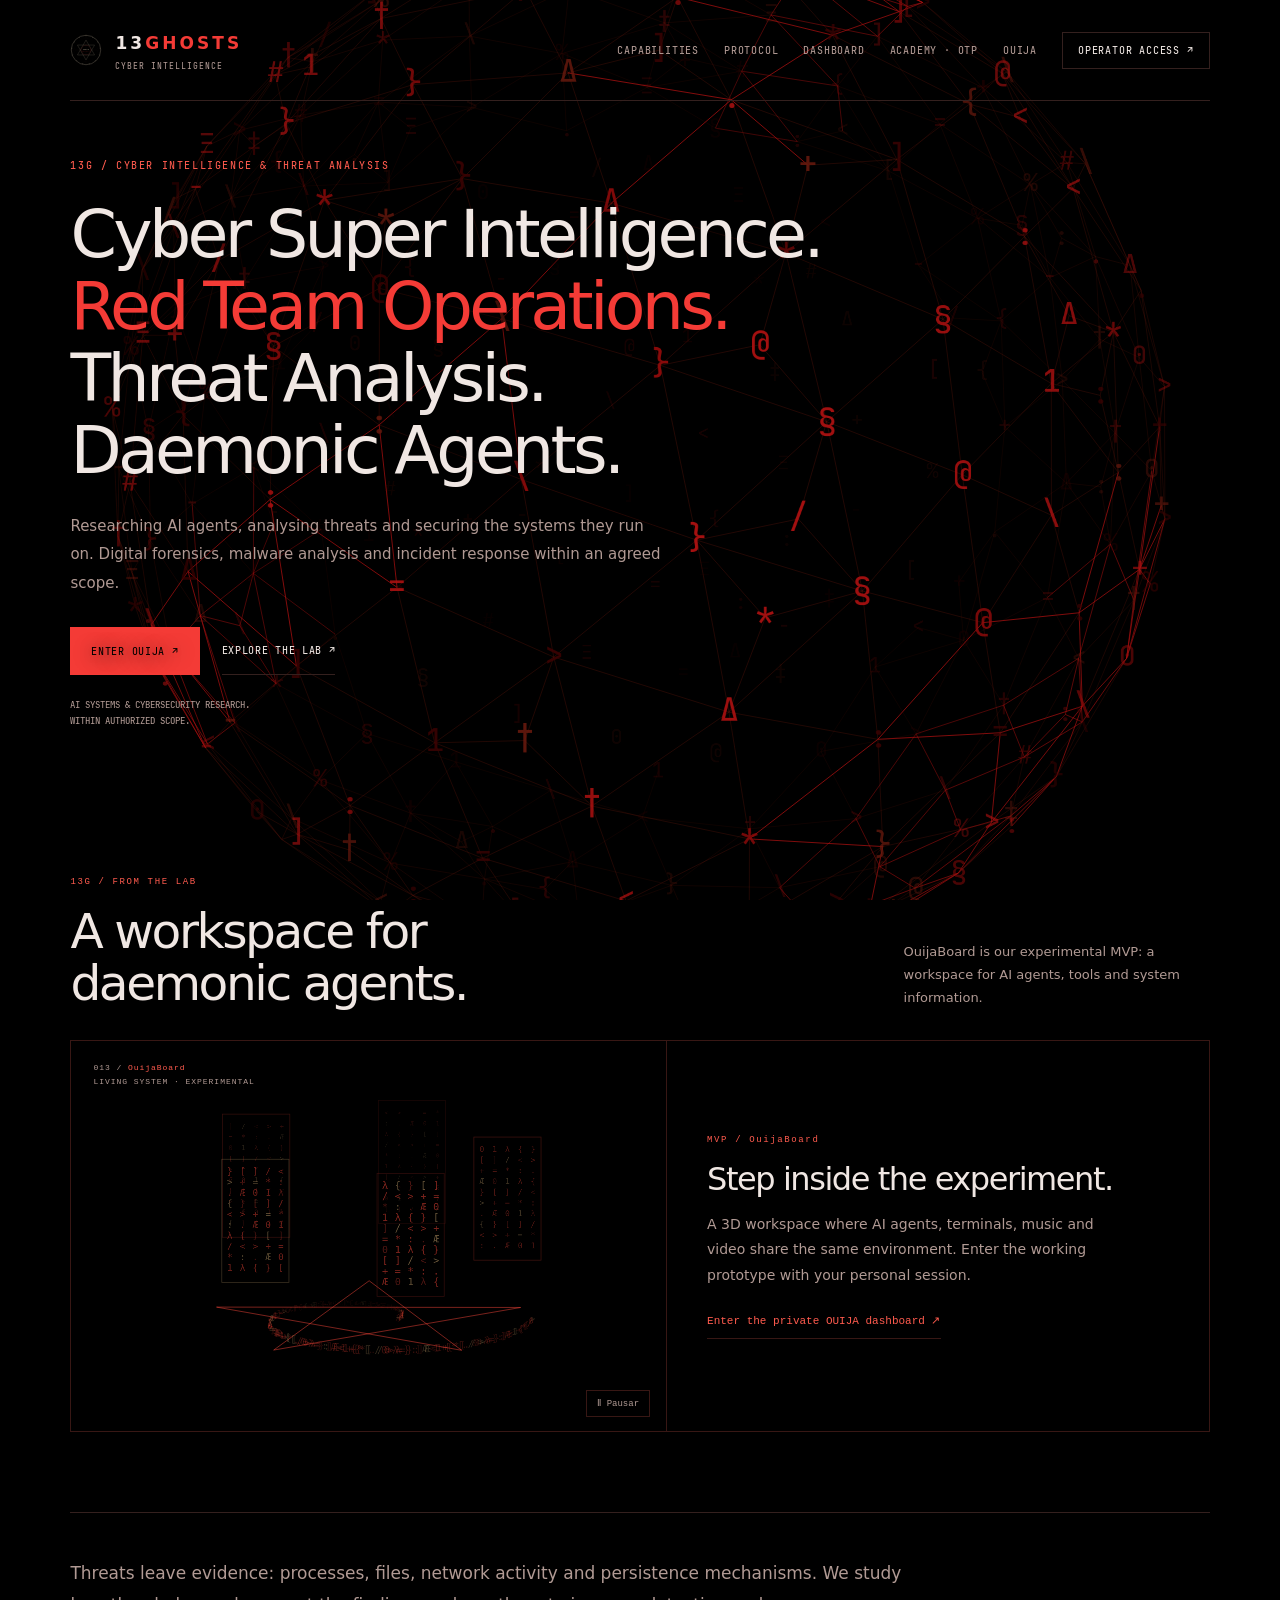
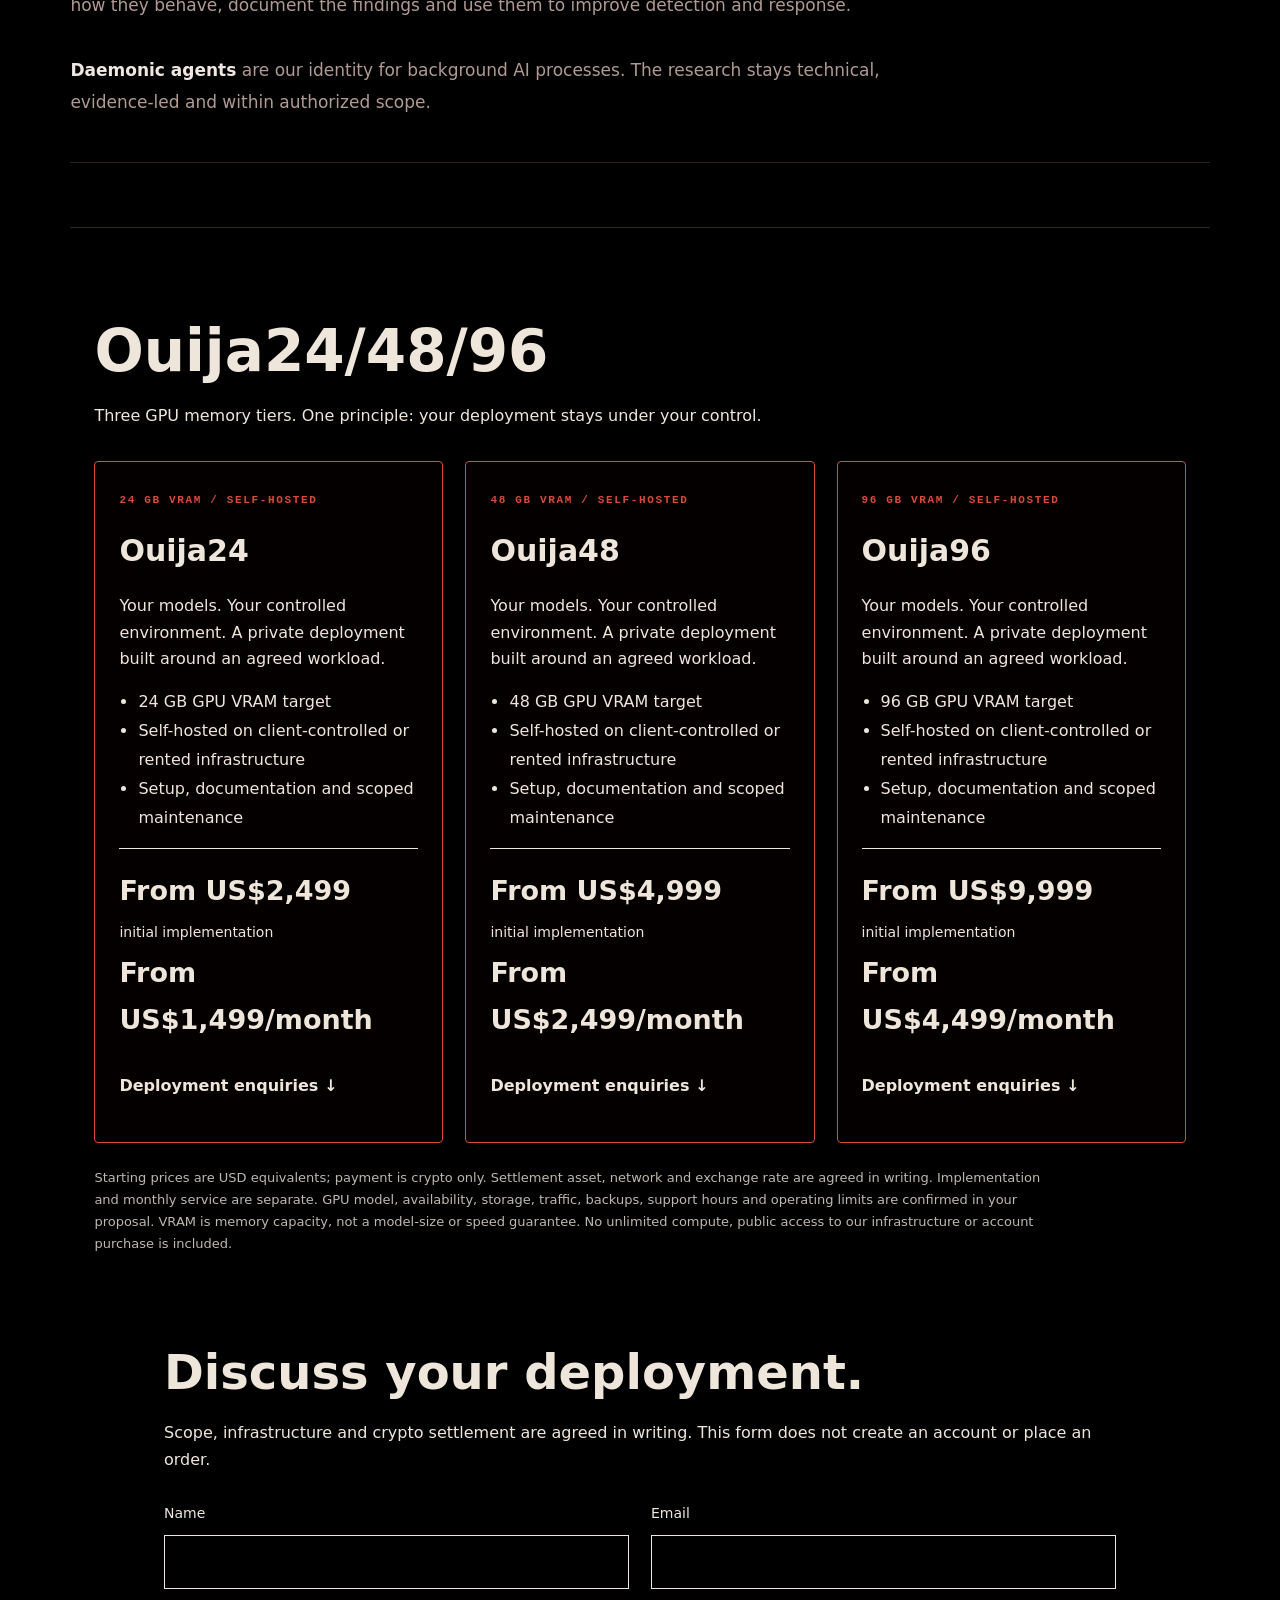
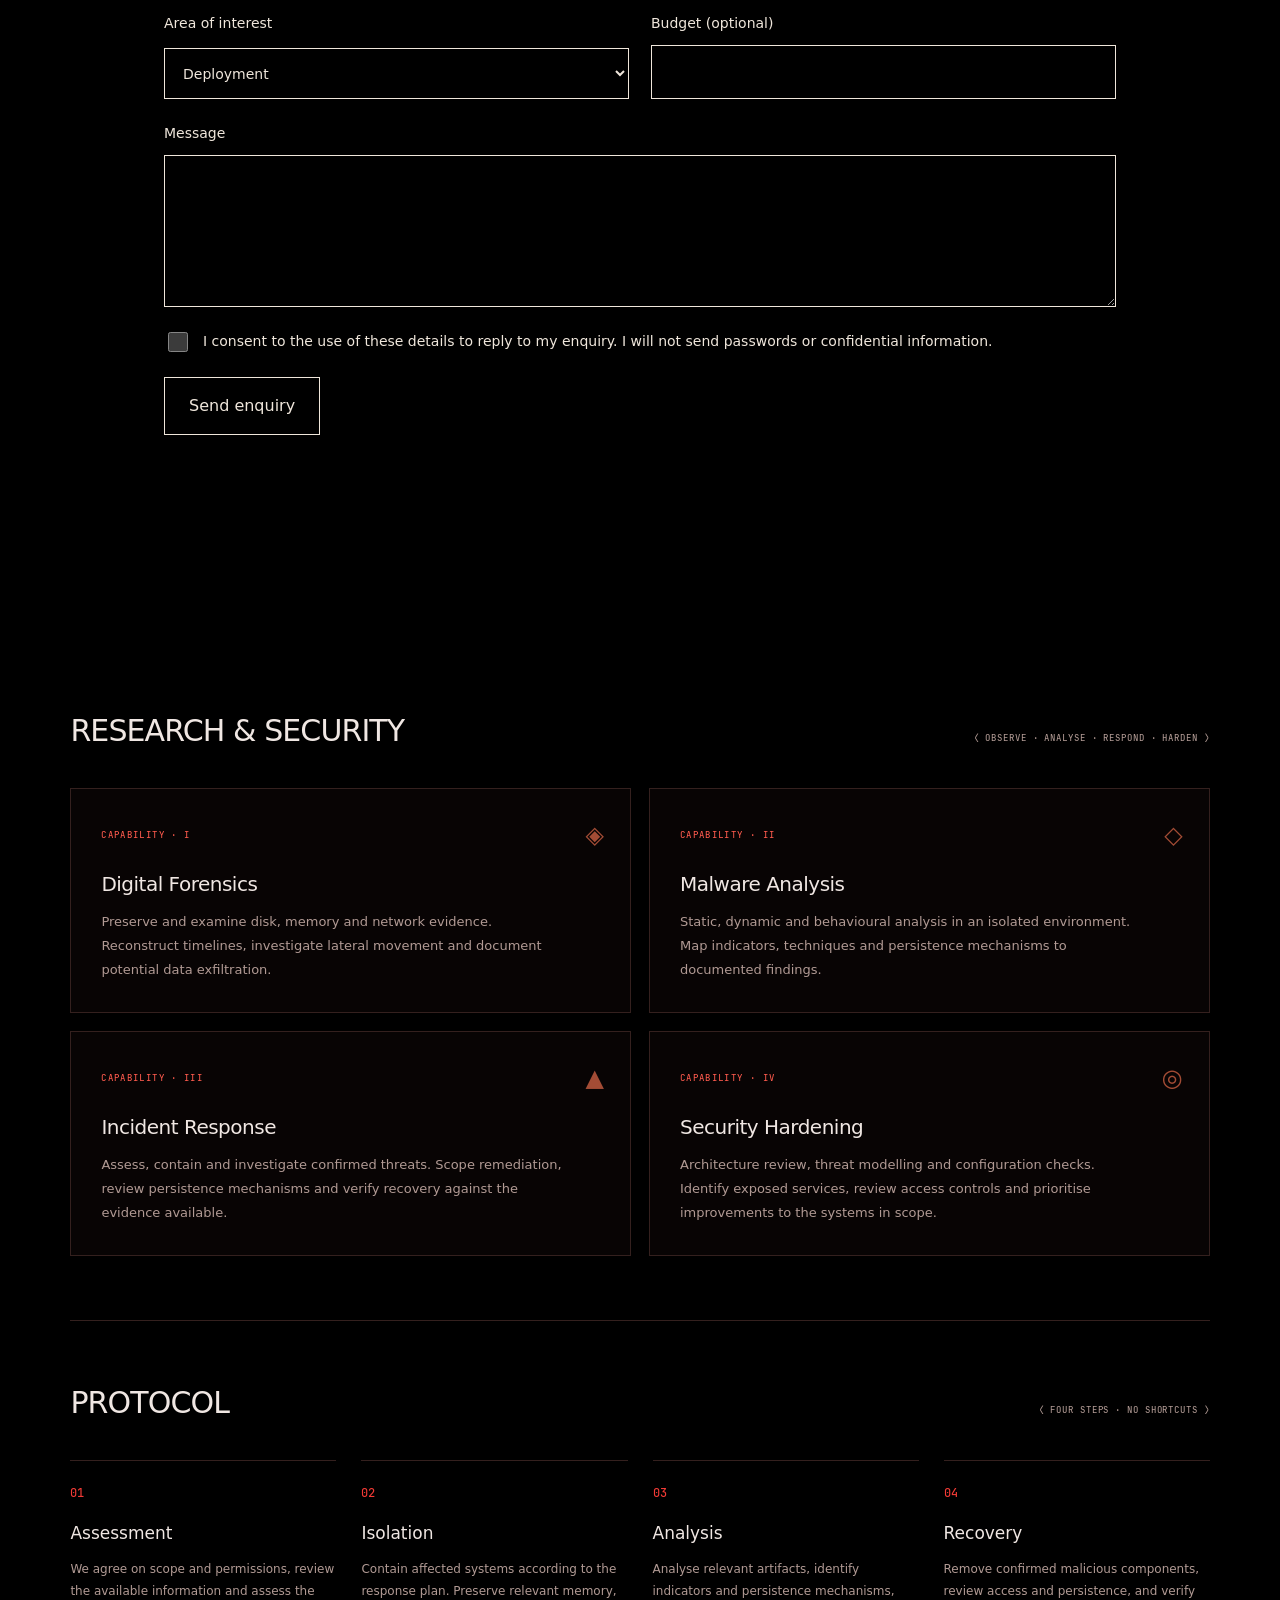
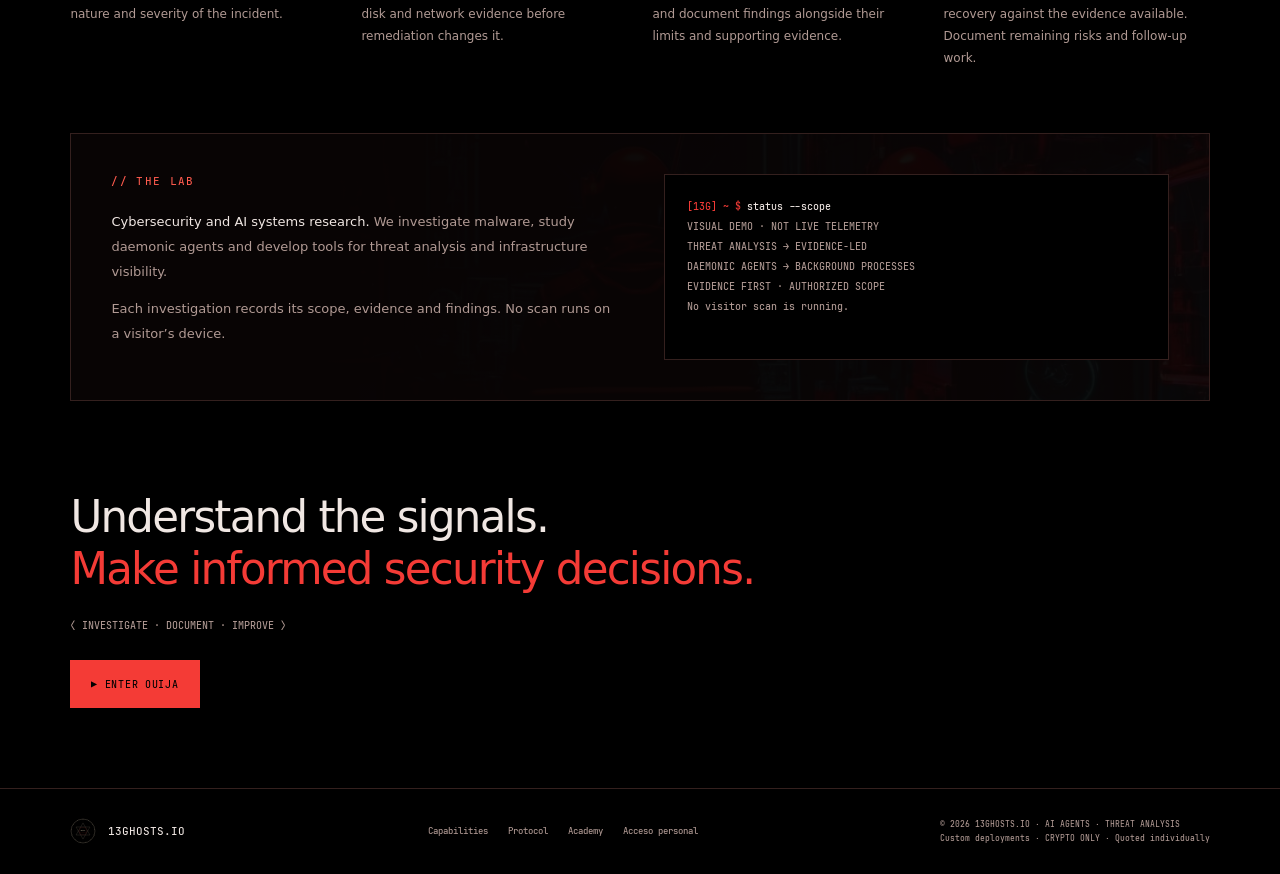
<file: docs/index.html>
<!DOCTYPE html>
<html lang="en">
<head>
    <meta charset="UTF-8">
    <meta name="viewport" content="width=device-width, initial-scale=1.0">
    <title>13Ghosts.io · Cyber Super Intelligence &amp; Threat Analysis</title>

    <link rel="icon" type="image/svg+xml" href="assets/favicon.svg">
    <link rel="icon" type="image/png" sizes="32x32" href="assets/favicon-32.png">
    <link rel="apple-touch-icon" sizes="180x180" href="assets/apple-touch-icon.png">

    <meta name="description" content="Cyber Super Intelligence, daemonic agents and threat analysis. Digital forensics, malware research and security engineering within an agreed scope.">

    <meta property="og:type" content="website">
    <meta property="og:url" content="https://13ghosts.io/">
    <meta property="og:title" content="13Ghosts.io · Cyber Super Intelligence &amp; Threat Analysis">
    <meta property="og:description" content="Cyber Super Intelligence. Red Team Operations. Threat Analysis. Daemonic Agents.">
    <meta property="og:image" content="https://13ghosts.io/assets/social-fullfield-v03-20261020.jpg">
    <meta name="twitter:card" content="summary_large_image">
    <meta name="twitter:title" content="13Ghosts.io · Cyber Super Intelligence &amp; Threat Analysis">
    <meta name="twitter:description" content="Cyber Super Intelligence. Red Team Operations. Threat Analysis. Daemonic Agents.">
    <meta name="twitter:image" content="https://13ghosts.io/assets/social-fullfield-v03-20261020.jpg">

    <meta name="theme-color" content="#000000"><link rel="stylesheet" href="assets/presence-v2/presence.css?v=1"><script defer src="assets/presence-v2/capsid.js?v=20261020-fullfield"></script><link rel="stylesheet" href="assets/mvp-presence/mvp-presence.css?v=1"><script defer src="assets/mvp-presence/mvp-presence.js?v=1"></script><link rel="stylesheet" href="assets/package-offers.css?v=20261019"><meta property="og:image:secure_url" content="https://13ghosts.io/assets/social-fullfield-v03-20261020.jpg">
<meta property="og:image:type" content="image/jpeg">
<meta property="og:image:width" content="3600">
<meta property="og:image:height" content="1890">
<meta property="og:image:alt" content="The red geometric ASCII entity of 13ghosts.">
<meta name="twitter:image:alt" content="The red geometric ASCII entity of 13ghosts.">
<link rel="stylesheet" href="assets/presence-v2/background.css?v=20261020-fullfield"><link rel="stylesheet" href="assets/contact.css?v=20261020-live1">
</head><body class="ghost-background-world"><div class="ghost-field" aria-hidden="true"><canvas class="capside-canvas"></canvas></div><header class="header"><a class="header-brand" href="./" aria-label="13Ghosts home"><img src="assets/img/sigil-mark.svg" alt="" class="brand-sigil"><div><div class="brand-name">13<span>GHOSTS</span></div><p class="header-tagline">CYBER INTELLIGENCE</p></div></a><nav class="header-nav" aria-label="Main navigation"><a href="#rites">CAPABILITIES</a><a href="#methodology">PROTOCOL</a><a href="dashboard/">DASHBOARD</a><a href="academy/">ACADEMY · OTP</a><a href="ouija/">OUIJA</a><a class="nav-portal" href="portal/">OPERATOR ACCESS ↗</a></nav></header><main class="content-area"><section class="hero"><div class="hero-copy"><p class="hero-eyebrow">13G / CYBER INTELLIGENCE &amp; THREAT ANALYSIS</p><h1 class="hero-title cyber-heading">Cyber Super Intelligence.<br><em>Red Team Operations.</em><br>Threat Analysis.<br>Daemonic Agents.</h1><p class="hero-subtitle">Researching AI agents, analysing threats and securing the systems they run on. Digital forensics, malware analysis and incident response within an agreed scope.</p><div class="hero-actions"><a class="btn-primary" href="ouija/">ENTER OUIJA ↗</a><a class="btn-ghost" href="#lab">EXPLORE THE LAB ↗</a></div><p class="hero-note">AI SYSTEMS &amp; CYBERSECURITY RESEARCH.<br>WITHIN AUTHORIZED SCOPE.</p></div></section>    <section class="mvp-launches" data-mvp-brand="ghosts" id="mvp" aria-labelledby="mvp-title"><div class="mvp-heading"><div><p class="mvp-kicker">13G / FROM THE LAB</p><h2 id="mvp-title">A workspace for<br>daemonic agents.</h2></div><p>OuijaBoard is our experimental MVP: a workspace for AI agents, tools and system information.</p></div><article class="mvp-announcement mvp-wide"><div class="mvp-art"><canvas data-mvp-entity="ouijaboard" role="img" aria-label="OuijaBoard: una entidad animada de caracteres"></canvas><span class="mvp-entity-id">013 / <b>OuijaBoard</b><br>LIVING SYSTEM · EXPERIMENTAL</span><button class="mvp-motion" type="button" aria-pressed="false" aria-label="Pausar animación de OuijaBoard">Ⅱ Pausar</button></div><div class="mvp-copy"><p class="mvp-kicker">MVP / OuijaBoard</p><h3>Step inside the experiment.</h3><p>A 3D workspace where AI agents, terminals, music and video share the same environment. Enter the working prototype with your personal session.</p><a href="ouija/">Enter the private OUIJA dashboard ↗</a></div></article></section>
<!-- MANIFESTO -->
    <section class="manifesto reveal">
        <p class="manifesto-text">Threats leave evidence: processes, files, network activity and persistence mechanisms. We study how they behave, document the findings and use them to improve detection and response.<br><br><strong>Daemonic agents</strong> are our identity for background AI processes. The research stays technical, evidence-led and within authorized scope.</p>
    </section>

    <div class="divider"></div>

<section class="package-offers ghost-packages" id="deployments" aria-labelledby="ouija-packages-title"><header><h2 id="ouija-packages-title">Ouija24/48/96</h2><p>Three GPU memory tiers. One principle: your deployment stays under your control.</p></header><div class="package-grid"><article class="package-card"><p class="package-kicker">24 GB VRAM / Self-hosted</p><h3>Ouija24</h3><p>Your models. Your controlled environment. A private deployment built around an agreed workload.</p><ul><li>24 GB GPU VRAM target</li><li>Self-hosted on client-controlled or rented infrastructure</li><li>Setup, documentation and scoped maintenance</li></ul><div class="package-price"><strong>From US$2,499</strong><span>initial implementation</span><strong>From US$1,499/month</strong></div><a class="package-contact" href="#protocol-contact">Deployment enquiries ↓</a></article><article class="package-card"><p class="package-kicker">48 GB VRAM / Self-hosted</p><h3>Ouija48</h3><p>Your models. Your controlled environment. A private deployment built around an agreed workload.</p><ul><li>48 GB GPU VRAM target</li><li>Self-hosted on client-controlled or rented infrastructure</li><li>Setup, documentation and scoped maintenance</li></ul><div class="package-price"><strong>From US$4,999</strong><span>initial implementation</span><strong>From US$2,499/month</strong></div><a class="package-contact" href="#protocol-contact">Deployment enquiries ↓</a></article><article class="package-card"><p class="package-kicker">96 GB VRAM / Self-hosted</p><h3>Ouija96</h3><p>Your models. Your controlled environment. A private deployment built around an agreed workload.</p><ul><li>96 GB GPU VRAM target</li><li>Self-hosted on client-controlled or rented infrastructure</li><li>Setup, documentation and scoped maintenance</li></ul><div class="package-price"><strong>From US$9,999</strong><span>initial implementation</span><strong>From US$4,499/month</strong></div><a class="package-contact" href="#protocol-contact">Deployment enquiries ↓</a></article></div><p class="package-note">Starting prices are USD equivalents; payment is crypto only. Settlement asset, network and exchange rate are agreed in writing. Implementation and monthly service are separate. GPU model, availability, storage, traffic, backups, support hours and operating limits are confirmed in your proposal. VRAM is memory capacity, not a model-size or speed guarantee. No unlimited compute, public access to our infrastructure or account purchase is included.</p><section class="public-contact contact-ghosts" id="protocol-contact" aria-labelledby="contact-title"><h2 id="contact-title">Discuss your deployment.</h2><p>Scope, infrastructure and crypto settlement are agreed in writing. This form does not create an account or place an order.</p><form data-contact-form lang="en"><label>Name<input name="name" type="text" maxlength="120" required autocomplete="name"></label><label>Email<input name="email" type="email" maxlength="254" required autocomplete="email"></label><label>Area of interest<select name="product" required><option value="produccion">Deployment</option><option value="colaboracion">Collaboration</option><option value="otro">Other</option></select></label><label>Budget (optional)<input name="budget" type="text" maxlength="120"  autocomplete="off"></label><label class="wide">Message<textarea name="message" rows="5" minlength="10" maxlength="4000" required></textarea></label><label class="wide consent"><input type="checkbox" name="consent" required><span>I consent to the use of these details to reply to my enquiry. I will not send passwords or confidential information.</span></label><button type="submit">Send enquiry</button><p class="wide" role="status" aria-live="polite"></p><noscript>Enable JavaScript to send this enquiry.</noscript></form></section></section>
    <!-- RESEARCH AND SECURITY CAPABILITIES -->
    <section class="rites" id="rites">
        <div class="section-header reveal">
            <h2>RESEARCH &amp; SECURITY</h2>
            <p>⟨ OBSERVE · ANALYSE · RESPOND · HARDEN ⟩</p>
        </div>

        <div class="rites-grid">
            <div class="rite-card reveal">
                <span class="rite-num">CAPABILITY · I</span>
                <div class="rite-icon">◈</div>
                <h3>Digital Forensics</h3>
                <p>Preserve and examine disk, memory and network evidence. Reconstruct timelines, investigate lateral movement and document potential data exfiltration.</p>
            </div>

            <div class="rite-card reveal">
                <span class="rite-num">CAPABILITY · II</span>
                <div class="rite-icon">◇</div>
                <h3>Malware Analysis</h3>
                <p>Static, dynamic and behavioural analysis in an isolated environment. Map indicators, techniques and persistence mechanisms to documented findings.</p>
            </div>

            <div class="rite-card reveal">
                <span class="rite-num">CAPABILITY · III</span>
                <div class="rite-icon">▲</div>
                <h3>Incident Response</h3>
                <p>Assess, contain and investigate confirmed threats. Scope remediation, review persistence mechanisms and verify recovery against the evidence available.</p>
            </div>

            <div class="rite-card reveal">
                <span class="rite-num">CAPABILITY · IV</span>
                <div class="rite-icon">◎</div>
                <h3>Security Hardening</h3>
                <p>Architecture review, threat modelling and configuration checks. Identify exposed services, review access controls and prioritise improvements to the systems in scope.</p>
            </div>
        </div>
    </section>

    <div class="divider"></div>

    <!-- METHODOLOGY -->
    <section class="how-section" id="methodology">
        <div class="section-header reveal">
            <h2>PROTOCOL</h2>
            <p>⟨ FOUR STEPS · NO SHORTCUTS ⟩</p>
        </div>
        <div class="how-steps">
            <div class="how-step reveal">
                <div class="step-marker">01</div>
                <div>
                    <h3>Assessment</h3>
                    <p>We agree on scope and permissions, review the available information and assess the nature and severity of the incident.</p>
                </div>
            </div>
            <div class="how-step reveal">
                <div class="step-marker">02</div>
                <div>
                    <h3>Isolation</h3>
                    <p>Contain affected systems according to the response plan. Preserve relevant memory, disk and network evidence before remediation changes it.</p>
                </div>
            </div>
            <div class="how-step reveal">
                <div class="step-marker">03</div>
                <div>
                    <h3>Analysis</h3>
                    <p>Analyse relevant artifacts, identify indicators and persistence mechanisms, and document findings alongside their limits and supporting evidence.</p>
                </div>
            </div>
            <div class="how-step reveal">
                <div class="step-marker">04</div>
                <div>
                    <h3>Recovery</h3>
                    <p>Remove confirmed malicious components, review access and persistence, and verify recovery against the evidence available. Document remaining risks and follow-up work.</p>
                </div>
            </div>
        </div>
    </section>

    <!-- LAB / TERMINAL -->
    <section class="lab reveal" id="lab">
        <div class="lab-inner">
            <div class="lab-grid">
                <div>
                    <h3>// THE LAB</h3>
                    <p class="lab-copy"><strong>Cybersecurity and AI systems research.</strong> We investigate malware, study daemonic agents and develop tools for threat analysis and infrastructure visibility.</p><p class="lab-copy">Each investigation records its scope, evidence and findings. No scan runs on a visitor’s device.</p>
                </div>
                <div class="terminal" id="lab-terminal" aria-label="Illustrative lab output"><div><span class="term-prompt">[13G] ~ $</span> <span class="term-cmd">status --scope</span></div><div class="term-out">VISUAL DEMO · NOT LIVE TELEMETRY</div><div class="term-out">THREAT ANALYSIS → EVIDENCE-LED</div><div class="term-out">DAEMONIC AGENTS → BACKGROUND PROCESSES</div><div class="term-out">EVIDENCE FIRST · AUTHORIZED SCOPE</div><div class="term-out">No visitor scan is running.</div></div></div></div></section>

    <!-- FINAL CTA -->
    <section class="cta-final">
        <h2 class="reveal">Understand the signals.<span>Make informed security decisions.</span></h2>
        <p class="cta-sub reveal">⟨ INVESTIGATE · DOCUMENT · IMPROVE ⟩</p>
        <div class="reveal">
            <a href="ouija/" class="btn-primary">▶ ENTER OUIJA</a>
        </div>
    </section>
</main>

<!-- FOOTER -->
<footer>
    <div class="footer-brand">
        <img src="assets/img/sigil-mark.svg" alt="13Ghosts" width="26" height="26">
        <a href="./">13GHOSTS.IO</a>
    </div>
    <div class="footer-links">
        <a href="#rites">Capabilities</a>
        <a href="#methodology">Protocol</a>
        <a href="academy/">Academy</a>
        <a href="portal/">Acceso personal</a>
    </div>
    <p class="footer-copy">© 2026 13GHOSTS.IO · AI AGENTS · THREAT ANALYSIS<br>Custom deployments · CRYPTO ONLY · Quoted individually</p>
</footer>

<script src="assets/contact.js?v=20261020-live1" defer></script>
</body></html>
</file>
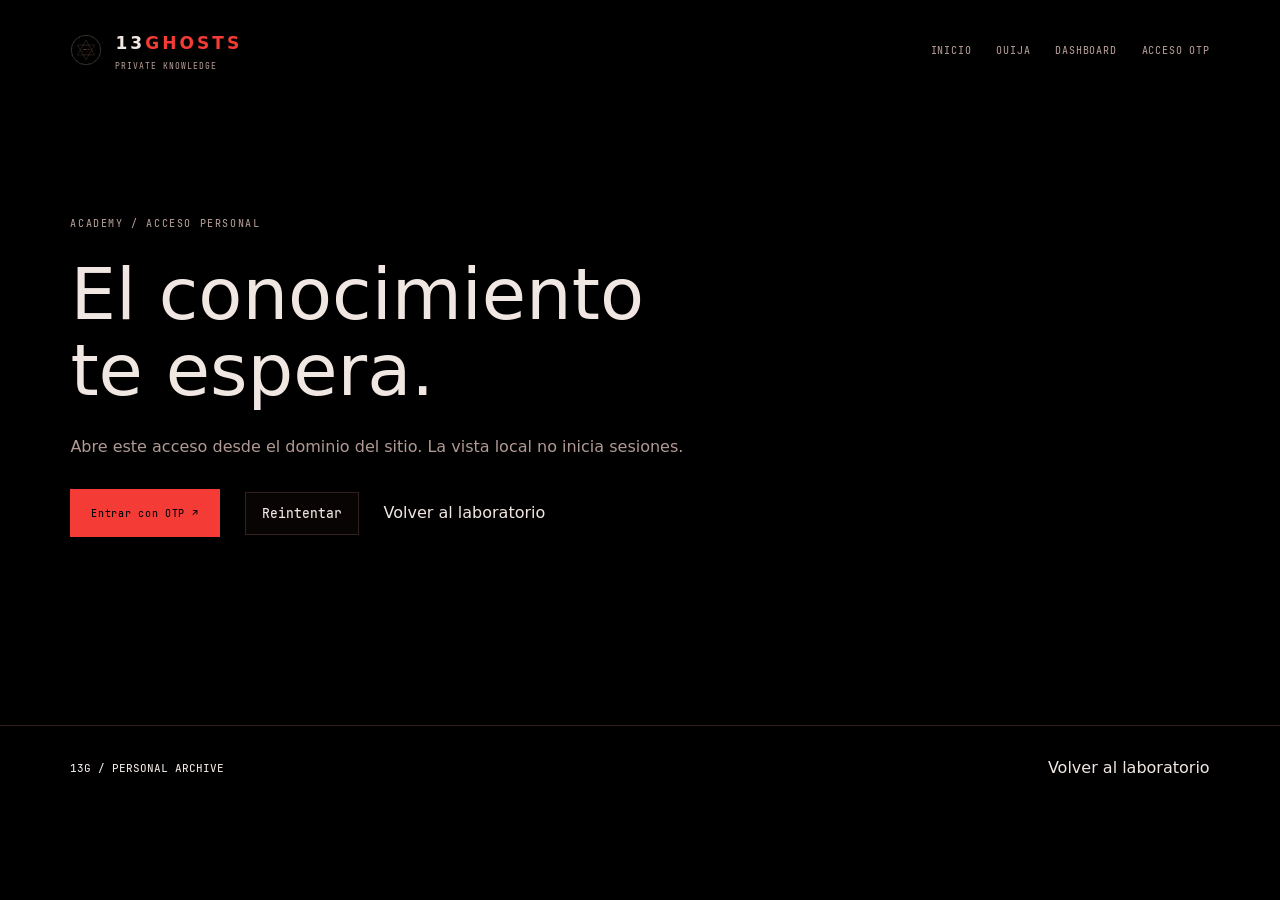
<file: docs/academy/index.html>
<!doctype html><html lang="es"><head><meta charset="utf-8"><meta name="viewport" content="width=device-width,initial-scale=1"><meta name="robots" content="noindex,nofollow"><meta name="theme-color" content="#000000"><title>Academy privada · 13ghosts</title><link rel="icon" type="image/svg+xml" href="../assets/favicon.svg"><link rel="icon" type="image/png" sizes="32x32" href="../assets/favicon-32.png"><link rel="apple-touch-icon" href="../assets/apple-touch-icon.png"><link rel="stylesheet" href="../assets/presence-v2/presence.css?v=1"><link rel="stylesheet" href="../assets/academy-reader/reader.css?v=1"><script defer src="../assets/academy-reader/config.js?v=1"></script><script defer src="../assets/observatory-v03/session.js"></script><script defer src="../assets/academy-reader/reader.js?v=1"></script></head><body><header class="header"><a class="header-brand" href="../"><img class="brand-sigil" src="../assets/img/sigil-mark.svg" alt=""><div><div class="brand-name">13<span>GHOSTS</span></div><p class="header-tagline">PRIVATE KNOWLEDGE</p></div></a><nav class="header-nav" aria-label="Navegación"><a href="../">INICIO</a><a href="../ouija/">OUIJA</a><a href="../dashboard/">DASHBOARD</a><a href="../portal/">ACCESO OTP</a></nav></header><main class="content-area academy-main"><section id="academy-gate" class="academy-gate"><p class="hero-eyebrow">ACADEMY / ACCESO PERSONAL</p><h1>El conocimiento<br>te espera.</h1><p id="academy-status" role="status">Verificando tu sesión…</p><div class="academy-actions"><a id="academy-login" class="btn-primary" href="../portal/?next=academy/">Entrar con OTP ↗</a><button type="button" id="academy-retry">Reintentar</button><a href="../">Volver al laboratorio</a></div><noscript>Activa JavaScript para verificar tu sesión. Las lecciones privadas no están incluidas en este archivo.</noscript></section><section id="academy-shell" hidden><header class="academy-intro"><p class="hero-eyebrow">13G / ACADEMY / ARCHIVO PRIVADO</p><h1>Lee. Investiga.<br>Construye.</h1><p>Lecciones y notas del laboratorio. El índice y el contenido proceden de la fuente privada, no de archivos públicos.</p></header><div class="academy-tools"><label for="academy-subject">Disciplina<select id="academy-subject"><option value="">Todas</option><option value="math">Matemáticas</option><option value="code">Código</option><option value="music">Música</option><option value="cyber">Ciberseguridad</option></select></label><button type="button" id="academy-logout">Cerrar sesión</button></div><p id="academy-notice" role="status"></p><div class="academy-layout"><aside aria-label="Índice privado"><nav id="academy-list" class="academy-list" aria-label="Contenido disponible"></nav><button id="academy-more" type="button" hidden>Más contenido</button></aside><article id="academy-article" class="academy-article" tabindex="-1" aria-label="Lector de contenido"></article></div></section></main><footer><span class="footer-brand">13G / PERSONAL ARCHIVE</span><a href="../">Volver al laboratorio</a></footer></body></html>
</file>
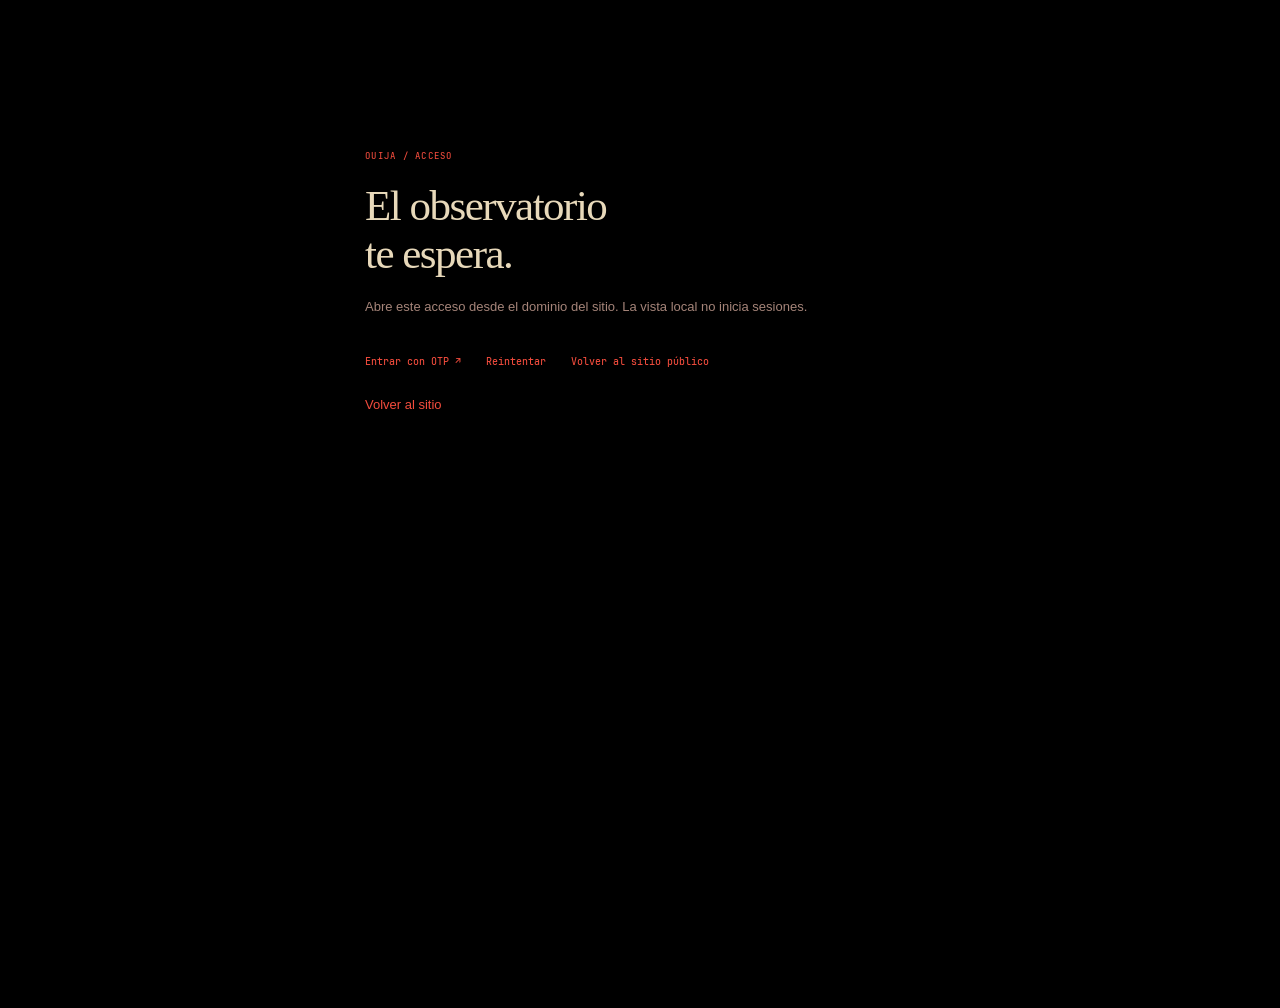
<file: docs/dashboard/index.html>
<!doctype html><html lang="es"><head><meta charset="utf-8"><meta name="viewport" content="width=device-width,initial-scale=1"><meta name="robots" content="noindex,nofollow"><link rel="icon" type="image/svg+xml" href="../assets/favicon.svg"><link rel="icon" type="image/png" sizes="32x32" href="../assets/favicon-32.png"><link rel="apple-touch-icon" href="../assets/apple-touch-icon.png"><meta http-equiv="refresh" content="0;url=../observatory/"><title>OUIJA / Dashboard · Acceso personal</title></head><body><p>Esta sección requiere tu sesión. <a href="../observatory/">Continuar a OUIJA / Dashboard ↗</a></p></body></html>
</file>
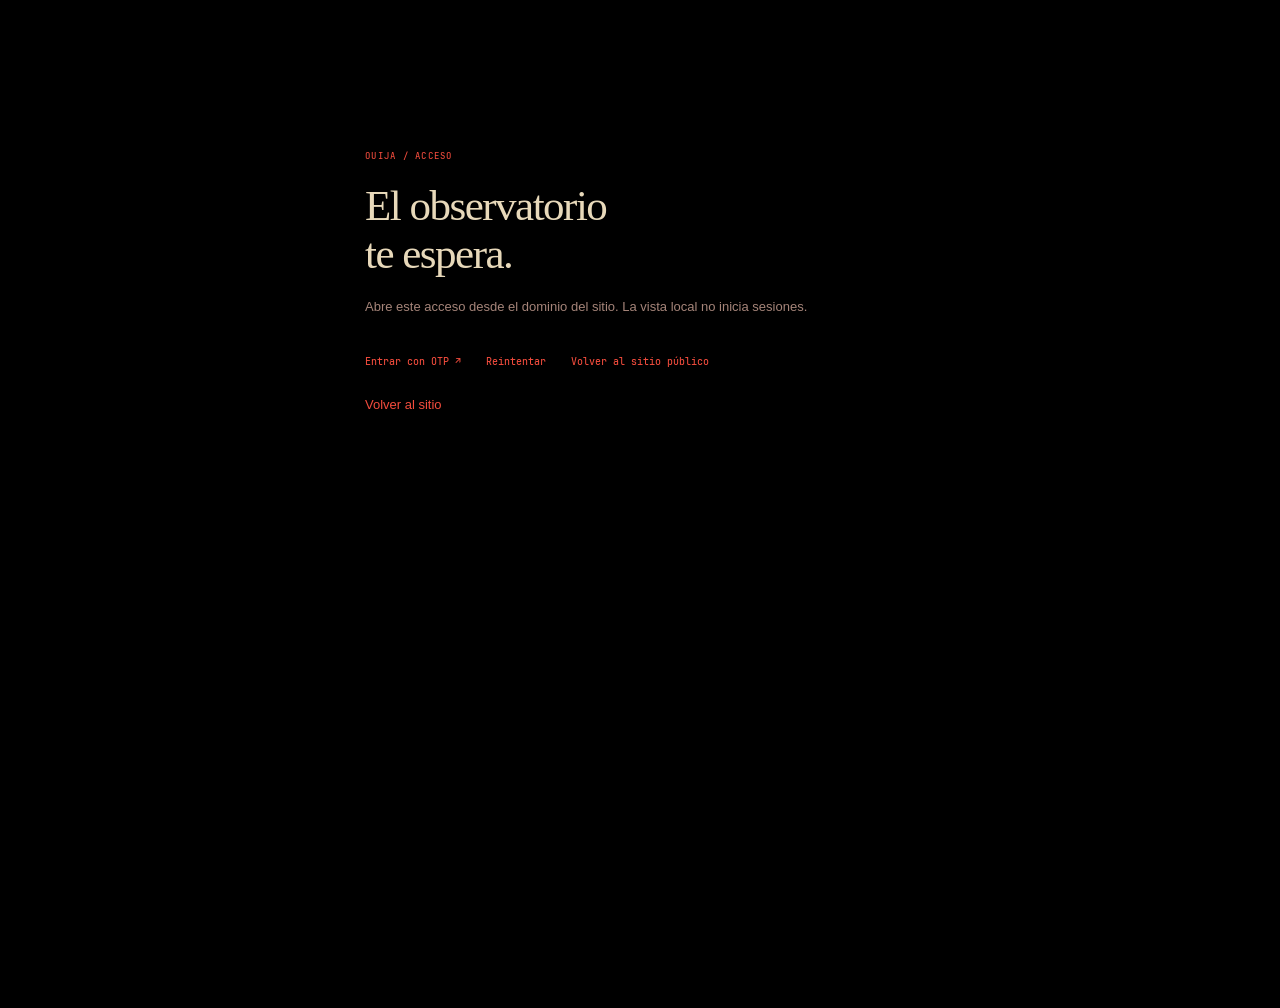
<file: docs/observatory/index.html>
<!doctype html>
<html lang="es">
<head>
<link rel="icon" type="image/svg+xml" href="../assets/favicon.svg?v=20261019"><link rel="icon" type="image/png" sizes="32x32" href="../assets/favicon-32.png?v=20261019"><link rel="apple-touch-icon" sizes="180x180" href="../assets/apple-touch-icon.png?v=20261019">

  <meta charset="utf-8"><meta name="viewport" content="width=device-width,initial-scale=1">
  <meta name="robots" content="noindex,nofollow"><meta name="color-scheme" content="dark light">
  <title>OUIJA — Observatorio</title>
  <link rel="stylesheet" href="../assets/observatory-v03/observatory.css"><script defer src="../assets/observatory-v03/site-config.js"></script><script defer src="../assets/observatory-v03/observatory.js?v=20261020-cyber"></script>
<link rel="stylesheet" href="../assets/observatory-v03/gate.css"><script defer src="../assets/observatory-v03/session.js"></script><script defer src="../assets/observatory-v03/gate.js"></script><link rel="stylesheet" href="../assets/observatory-v03/finance.css?v=20261020-live1"><script defer src="../assets/observatory-v03/finance.js?v=20261020-live1"></script></head>
<body data-world="ouija" data-view="cloud" data-mode="private">
<section class="session-gate" id="session-gate"><span class="eyebrow">OUIJA / ACCESO</span><h1>El observatorio<br>te espera.</h1><p id="session-status" role="status">Verificando tu sesión…</p><div class="gate-actions"><a id="session-login" href="../portal/">Entrar con OTP ↗</a><button id="session-retry" type="button">Reintentar</button><a href="../">Volver al sitio público</a></div><p><a href="../">Volver al sitio</a></p><noscript>Activa JavaScript para verificar tu sesión. No hay datos privados incluidos en este archivo.</noscript></section><div class="app" id="observer-shell" hidden>
  <header class="masthead">
    <a class="wordmark" href="../" aria-label="MANIAC inicio"><svg viewBox="0 0 40 40" aria-hidden="true"><path d="M20 3 36 32H4Z M20 15 28 29H12Z"/><circle cx="20" cy="23" r="3"/></svg><span id="wordmark">LEMPYRΛ</span></a>
    <nav class="world-switch" aria-label="Navegación"><a href="../">INICIO ↗</a><a href="../portal/">ACCESO</a></nav>
    <button class="demo-badge" id="about-button"><span class="tiny-dot"></span>ESTADO DEL ACCESO <span>↗</span></button>
  </header>

  <div class="system-line"><span id="system-id">M / 01 · INFRASTRUCTURE OBSERVATORY</span><span class="sample-note" id="session-label">SESIÓN VERIFICADA · SIN FUENTE DE DATOS</span><span id="local-clock" aria-label="Hora local"></span></div>

  <nav class="workspace-tabs" role="tablist" aria-label="Espacio de trabajo"><button id="overview-tab" type="button" role="tab" aria-controls="system-dashboard" aria-selected="true">Observatorio</button><button id="finance-tab" type="button" role="tab" aria-controls="finance-panel" aria-selected="false" hidden>Finanzas</button></nav>
  <main>
<section class="finance-panel" id="finance-panel" role="tabpanel" aria-labelledby="finance-tab" hidden><span class="eyebrow">PLAN COMERCIAL / ACCESO PERSONAL</span><h1>Finanzas.</h1><p>Precios, presupuestos y contribución de sus implementaciones. Los datos internos se solicitan al servidor autorizado; no se publican dentro de este sitio.</p><p id="finance-status" role="status">Datos privados disponibles al consultar la fuente.</p><button id="finance-reload" type="button">Actualizar fuente</button><div id="finance-body"></div><p class="finance-scope">USD. Precios desde. La contribución no es utilidad neta. Costes no definidos aparecen como «Sin dato». La proyección editable está en la hoja financiera privada, no publicada en Pages.</p></section>
<div id="system-dashboard" role="tabpanel" aria-labelledby="overview-tab">
    <section class="chamber" aria-label="Dashboard de infraestructura">
      <canvas id="universe" aria-hidden="true"></canvas>
      <div class="chamber-heading"><span class="eyebrow" id="chapter">YOUR SYSTEMS, IN ORBIT.</span><h1 id="scene-title">Todo tiene<br>una órbita.</h1><p id="scene-copy">Seis ciudades. Una presencia.<br>Tu mundo, al alcance de la mano.</p></div>

      <div class="health-readout"><div class="eyebrow">SALUD DEL SISTEMA / DEMO</div><div class="health-number"><span>08</span><em>/09</em></div><div class="health-caption"><span class="status-dot"></span>servicios disponibles</div><button class="text-button" id="alert-button">01 requiere atención <span>↗</span></button></div>

      <div class="entity-zone" id="entity-zone"><button class="entity-hit" id="entity-button" aria-label="Abrir respuesta de la entidad"></button><div class="entity-caption"><span class="entity-state" id="entity-state">PRESENCIA ESTABLE</span><span class="entity-coordinate" id="entity-coordinate">λ / CORE 01</span></div></div>

      <div class="cloud-nodes" id="cloud-nodes" aria-label="Ciudades, datos de muestra"></div>

      <aside class="signal-rail" aria-label="Servicios de muestra"><div class="rail-title"><span class="eyebrow">SEÑALES</span><span>05 / 09</span></div><div id="service-list"></div><button class="text-button projection-button" id="projection-button">Abrir proyección <span>↗</span></button></aside>

      <div class="machine-view" id="machine-view" hidden></div>
      <div class="database-view" id="database-view" hidden><div class="view-heading"><div><span class="eyebrow">LA MEMORIA / 16 BASES</span><h2>Todo deja una huella.</h2></div><span class="view-note">IDENTIDAD POR COLOR<br>ESTADO EN EL ANILLO</span></div><div class="database-orbits" id="database-orbits"></div><div class="db-legend"><span><i style="--key:#b395e8"></i>Personas</span><span><i style="--key:#55bed7"></i>Biblioteca</span><span><i style="--key:#9cabbc"></i>Operaciones</span><span><i style="--key:#dc79a8"></i>Legal</span><span><i style="--key:#63bdab"></i>Staff</span></div></div>

      <div class="detail-portal" id="detail-portal" role="dialog" aria-modal="true" aria-labelledby="portal-title" hidden><div class="portal-top"><span class="eyebrow" id="portal-kicker">SEÑAL RECIBIDA</span><button class="close-button" id="close-portal" aria-label="Cerrar detalle">×</button></div><h2 id="portal-title"></h2><div id="portal-content"></div><div class="portal-foot">MUESTRA FIJA · SIN CONEXIÓN A TUS EQUIPOS</div></div>

      <div class="pending-source"><strong>Fuente privada pendiente.</strong><br>sar1a verifica tu sesión; no publica los datos de tu casa.<br>Tu conexión VPN se configurará por separado. <a href="../academy/">Abrir Academy privada ↗</a></div><div class="chamber-bottom"><span id="chamber-signature">LEMPYRΛ / RESEARCH & DEVELOPMENT</span><button id="motion-button" aria-pressed="false">Ⅱ Pausar movimiento</button><span class="hint">TOCA UNA ÓRBITA PARA EXPLORAR</span></div>
    </section>

    <section class="console" aria-label="Controles del observatorio"><a href="../">Volver al sitio ↗</a><button id="session-exit" type="button">Cerrar sesión</button>
      <nav class="view-switch" aria-label="Vista de datos"><button data-view="cloud" aria-pressed="true"><span>01</span>NUBE <small>Mapa de servicios</small></button><button data-view="home" aria-pressed="false"><span>02</span>CASA <small>Recursos y negocio</small></button><button data-view="databases" aria-pressed="false"><span>03</span>BASES <small>Memoria y capacidad</small></button></nav>
      <form id="command-form" class="command"><label for="command-input" class="sr-only">Pregunta de demostración</label><span class="command-prefix">λ</span><input id="command-input" placeholder="Pregúntale por tu mundo…" autocomplete="off" maxlength="240"><button type="submit" aria-label="Enviar pregunta de demostración">↗</button></form>
    </section>

    <section class="bottom-strip" aria-label="Resumen de muestra"><button id="fleet-button"><span class="strip-label">FLOTA</span><strong>18<span>/18</span></strong><span class="strip-detail">disponibles · demo</span><span class="strip-arrow">↗</span></button><button id="gpu-button"><span class="strip-label">GPU / MANIAC</span><strong>38<span>%</span></strong><svg viewBox="0 0 130 28" class="mini-curve" aria-label="Curva de uso ilustrativa"><path d="M0 23 7 21 14 24 21 18 28 20 35 12 42 18 49 9 56 13 63 7 70 14 77 8 84 12 91 3 98 11 105 6 112 12 119 9 130 10"/></svg><span class="strip-arrow">↗</span></button><button id="disk-button"><span class="strip-label">CAPACIDAD</span><strong>72<span>%</span></strong><span class="strip-detail">volumen de muestra</span><span class="strip-arrow">↗</span></button><div class="access-strip"><span class="access-mark">◇</span><span>ESTÁS EN UNA SIMULACIÓN<br><small>Tu infraestructura sigue privada.</small></span></div></section>
</div>
  </main>
  <footer><span id="site-name">lempyra.com</span><span>OUIJA / OBSERVATORIO</span><span>MADE IN HONDURAS · LEMPYRΛ</span></footer>
</div>
<div class="toast sr-only" id="announcement" role="status" aria-live="polite"></div>
</body></html>
</file>
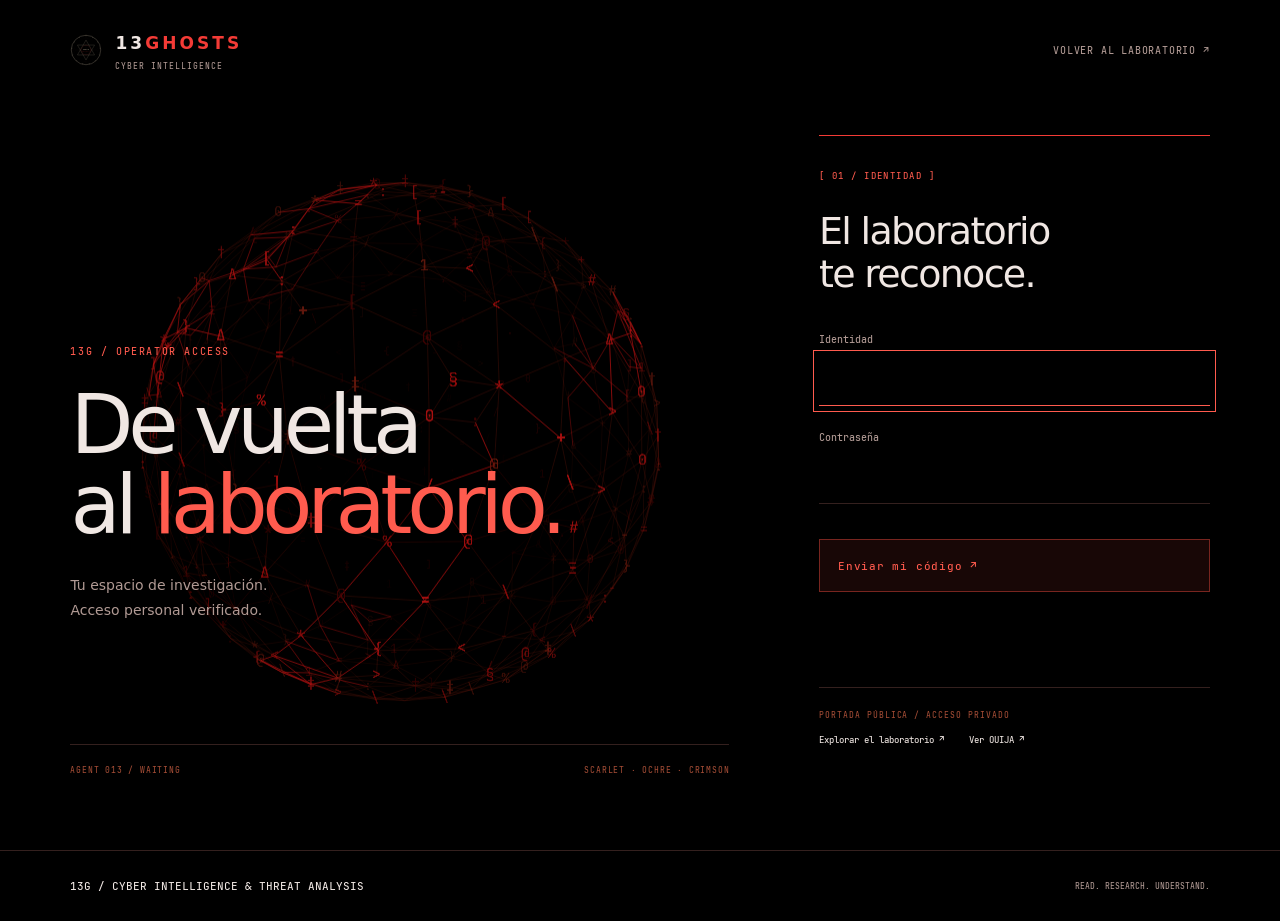
<file: docs/portal/index.html>
<!doctype html>
<html lang="es"><head>
<link rel="icon" type="image/svg+xml" href="../assets/favicon.svg?v=20261019"><link rel="icon" type="image/png" sizes="32x32" href="../assets/favicon-32.png?v=20261019"><link rel="apple-touch-icon" sizes="180x180" href="../assets/apple-touch-icon.png?v=20261019">

<meta charset="utf-8"><meta name="viewport" content="width=device-width,initial-scale=1">
<meta name="robots" content="noindex,nofollow"><meta name="theme-color" content="#000000">
<meta http-equiv="Content-Security-Policy" content="default-src 'self'; connect-src 'self' https://sar1a.13ghosts.io; script-src 'self'; style-src 'self'; img-src 'self' data:; object-src 'none'; base-uri 'none'; form-action 'none'">
<title>Acceso personal · 13Ghosts</title>
<link rel="stylesheet" href="../assets/presence-v2/presence.css?v=1">
<link rel="stylesheet" href="../assets/presence-v2/portal.css?v=2">
<script defer src="../assets/presence-v2/capsid.js?v=1"></script>
<script defer src="../assets/observatory-v03/site-config.js"></script>
<script defer src="../assets/observatory-v03/session.js"></script>
<script defer src="../assets/observatory-v03/access.js"></script>
</head><body class="operator-access" data-world="ouija">
<header class="header"><a class="header-brand" href="../" aria-label="13Ghosts — inicio"><img src="../assets/img/sigil-mark.svg" alt="" class="brand-sigil"><div><div class="brand-name">13<span>GHOSTS</span></div><p class="header-tagline">CYBER INTELLIGENCE</p></div></a><nav class="header-nav" aria-label="Navegación"><a href="../">VOLVER AL LABORATORIO ↗</a></nav></header>
<main class="access-layout">
<section class="access-presence" aria-label="La entidad del laboratorio"><div class="access-orbit" aria-hidden="true"><canvas class="capside-canvas"></canvas></div><div class="access-copy"><p class="hero-eyebrow">13G / OPERATOR ACCESS</p><h1>De vuelta<br>al <em>laboratorio.</em></h1><p>Tu espacio de investigación.<br>Acceso personal verificado.</p></div><div class="access-signature"><span>AGENT 013 / WAITING</span><span>SCARLET · OCHRE · CRIMSON</span></div></section>
<section class="access-controls" aria-labelledby="access-heading"><p class="access-index">[ 01 / IDENTIDAD ]</p><h2 id="access-heading">El laboratorio<br>te reconoce.</h2>
<form id="login-form"><div id="credentials-fields"><label for="username">Identidad</label><input id="username" name="username" autocomplete="username" required maxlength="200" spellcheck="false" autocapitalize="none"><label for="password">Contraseña</label><input id="password" name="password" type="password" autocomplete="current-password" required></div><div id="otp-fields" hidden><label for="otp">Código de seis dígitos</label><input id="otp" name="otp" inputmode="numeric" autocomplete="one-time-code" maxlength="6" pattern="[0-9]{6}"><p class="code-note">Un código para verificar tu acceso personal.</p></div><button id="submit" class="btn-primary" type="submit">Enviar mi código ↗</button><div id="status" role="status" aria-live="polite"></div><div class="secondary"><button type="button" id="change-account" hidden>Volver</button><button type="button" id="resend" hidden>Reenviar código</button></div></form>
<div class="access-public"><span>PORTADA PÚBLICA / ACCESO PRIVADO</span><a href="../">Explorar el laboratorio ↗</a><a href="../observatory/">Ver OUIJA ↗</a></div></section>
</main><footer><a class="footer-brand" href="../">13G / CYBER INTELLIGENCE &amp; THREAT ANALYSIS</a><p class="footer-copy">READ. RESEARCH. UNDERSTAND.</p></footer>
</body></html>
</file>
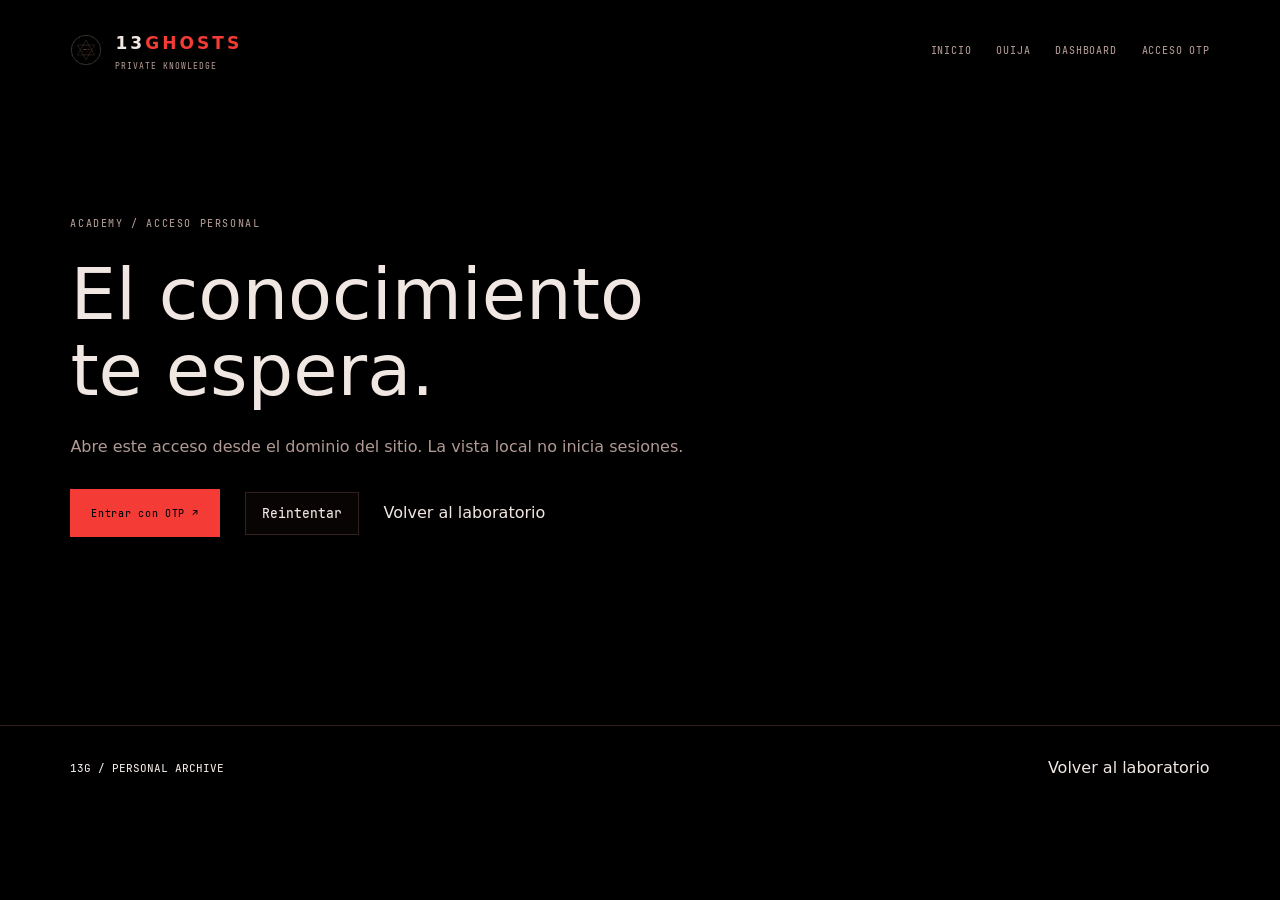
<file: docs/academy/dark_code/index.html>
<!doctype html><html lang="es"><head><meta charset="utf-8"><meta name="viewport" content="width=device-width,initial-scale=1"><meta name="robots" content="noindex,nofollow"><link rel="icon" type="image/svg+xml" href="../../assets/favicon.svg"><link rel="icon" type="image/png" sizes="32x32" href="../../assets/favicon-32.png"><link rel="apple-touch-icon" href="../../assets/apple-touch-icon.png"><meta http-equiv="refresh" content="0;url=../../academy/?subject=code"><title>Academy · Acceso personal</title></head><body><p>Esta sección requiere tu sesión. <a href="../../academy/?subject=code">Continuar a Academy ↗</a></p></body></html>
</file>
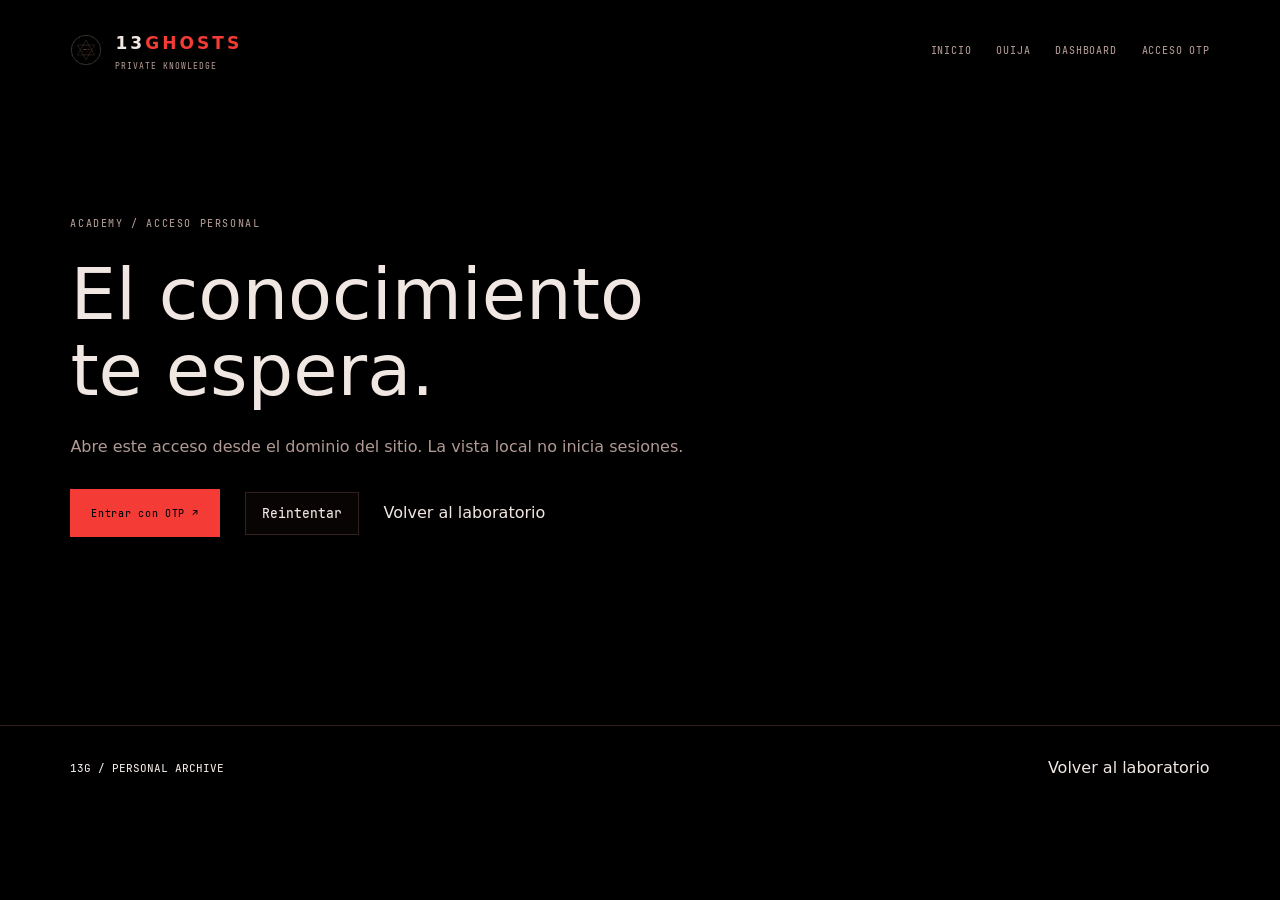
<file: docs/academy/dark_math/index.html>
<!doctype html><html lang="es"><head><meta charset="utf-8"><meta name="viewport" content="width=device-width,initial-scale=1"><meta name="robots" content="noindex,nofollow"><link rel="icon" type="image/svg+xml" href="../../assets/favicon.svg"><link rel="icon" type="image/png" sizes="32x32" href="../../assets/favicon-32.png"><link rel="apple-touch-icon" href="../../assets/apple-touch-icon.png"><meta http-equiv="refresh" content="0;url=../../academy/?subject=math"><title>Academy · Acceso personal</title></head><body><p>Esta sección requiere tu sesión. <a href="../../academy/?subject=math">Continuar a Academy ↗</a></p></body></html>
</file>
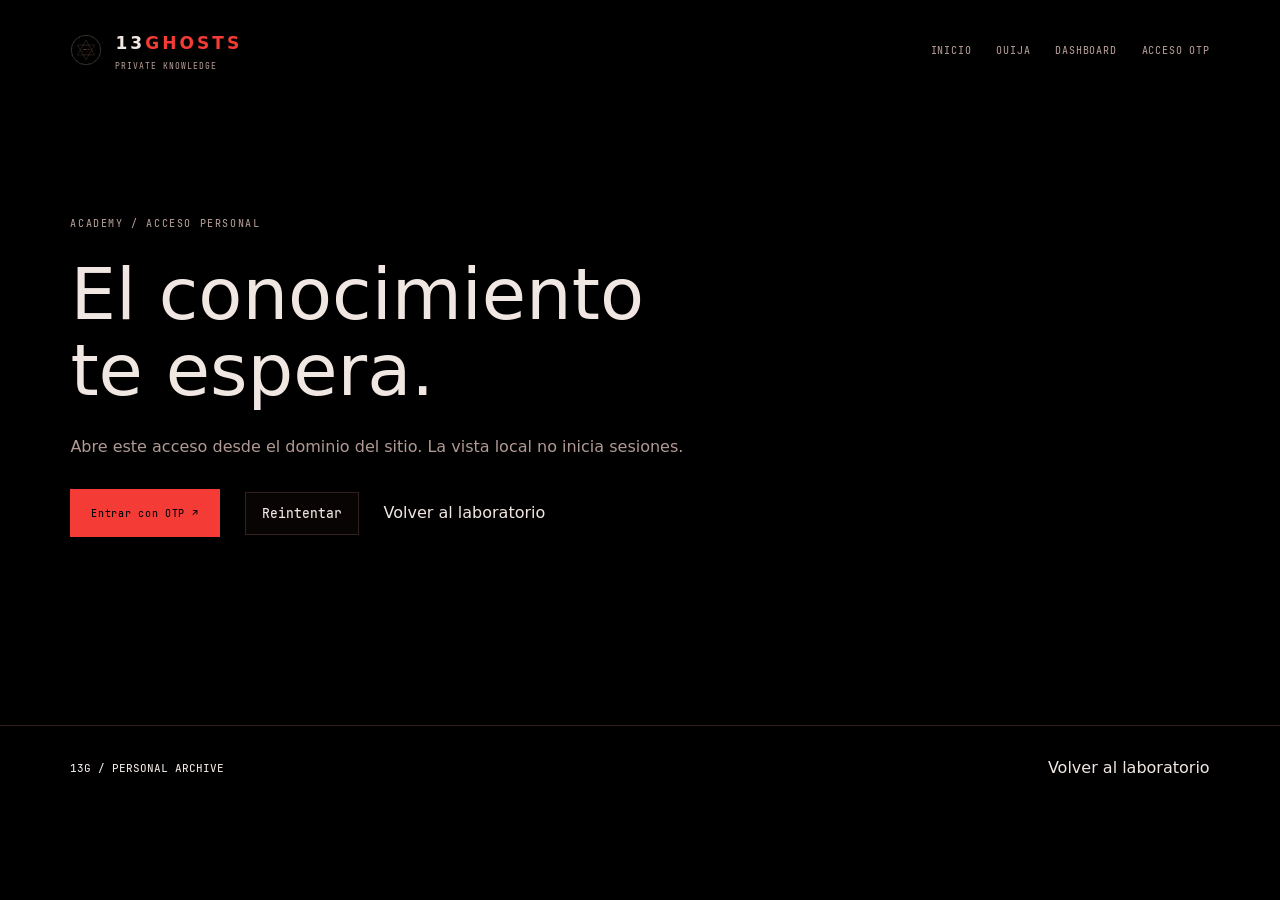
<file: docs/academy/dark_music/index.html>
<!doctype html><html lang="es"><head><meta charset="utf-8"><meta name="viewport" content="width=device-width,initial-scale=1"><meta name="robots" content="noindex,nofollow"><link rel="icon" type="image/svg+xml" href="../../assets/favicon.svg"><link rel="icon" type="image/png" sizes="32x32" href="../../assets/favicon-32.png"><link rel="apple-touch-icon" href="../../assets/apple-touch-icon.png"><meta http-equiv="refresh" content="0;url=../../academy/?subject=music"><title>Academy · Acceso personal</title></head><body><p>Esta sección requiere tu sesión. <a href="../../academy/?subject=music">Continuar a Academy ↗</a></p></body></html>
</file>
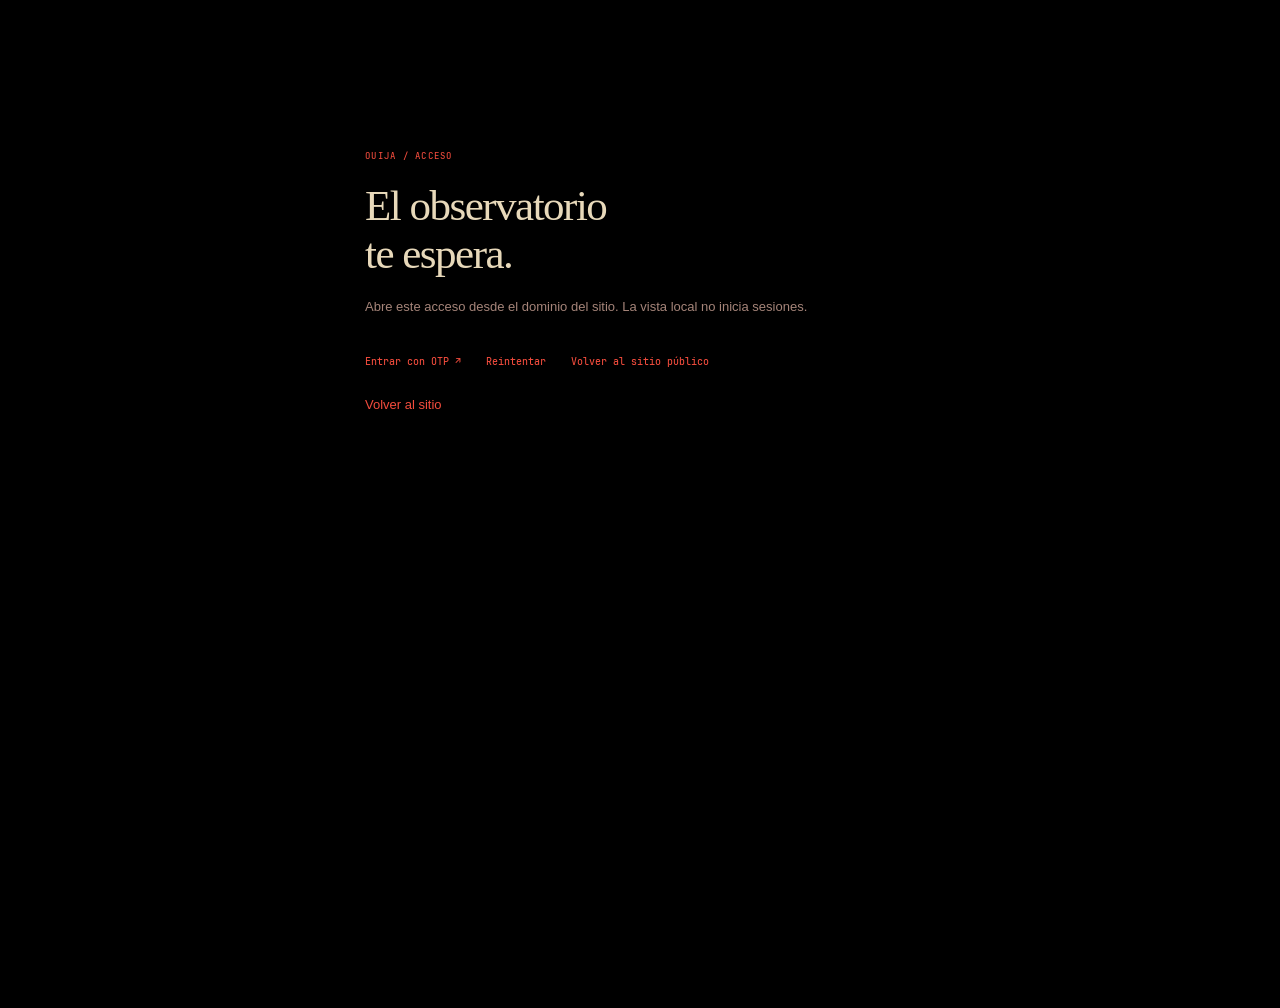
<file: docs/observatory/demo/index.html>
<!doctype html><html lang="es"><head><meta charset="utf-8"><meta name="viewport" content="width=device-width,initial-scale=1"><meta name="robots" content="noindex,nofollow"><link rel="icon" type="image/svg+xml" href="../../assets/favicon.svg"><link rel="icon" type="image/png" sizes="32x32" href="../../assets/favicon-32.png"><link rel="apple-touch-icon" href="../../assets/apple-touch-icon.png"><meta http-equiv="refresh" content="0;url=../../observatory/"><title>OUIJA / Dashboard · Acceso personal</title></head><body><p>Esta sección requiere tu sesión. <a href="../../observatory/">Continuar a OUIJA / Dashboard ↗</a></p></body></html>
</file>
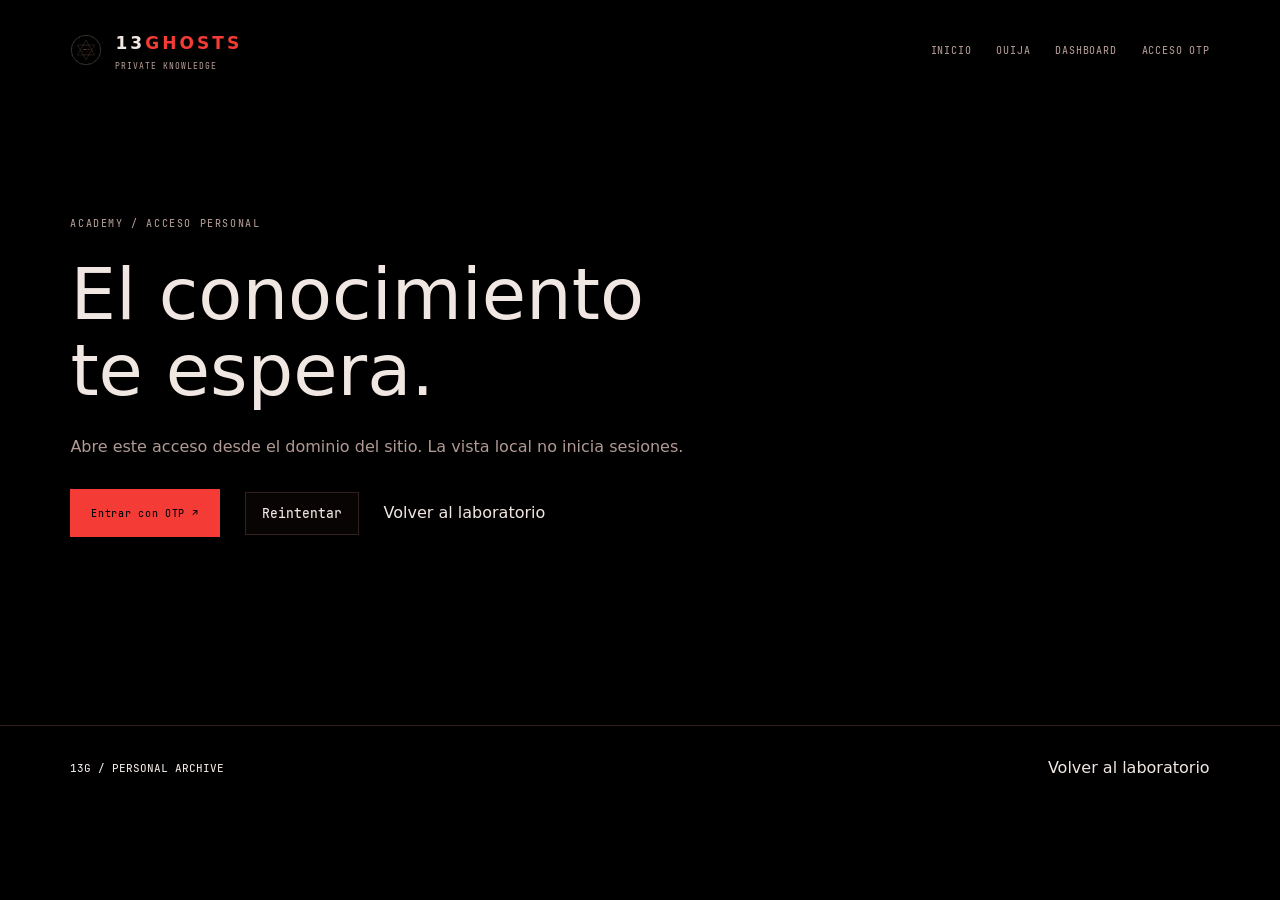
<file: docs/academy/dark_math/S0/index.html>
<!doctype html><html lang="es"><head><meta charset="utf-8"><meta name="viewport" content="width=device-width,initial-scale=1"><meta name="robots" content="noindex,nofollow"><link rel="icon" type="image/svg+xml" href="../../../assets/favicon.svg"><link rel="icon" type="image/png" sizes="32x32" href="../../../assets/favicon-32.png"><link rel="apple-touch-icon" href="../../../assets/apple-touch-icon.png"><meta http-equiv="refresh" content="0;url=../../../academy/?subject=math"><title>Academy · Acceso personal</title></head><body><p>Esta sección requiere tu sesión. <a href="../../../academy/?subject=math">Continuar a Academy ↗</a></p></body></html>
</file>
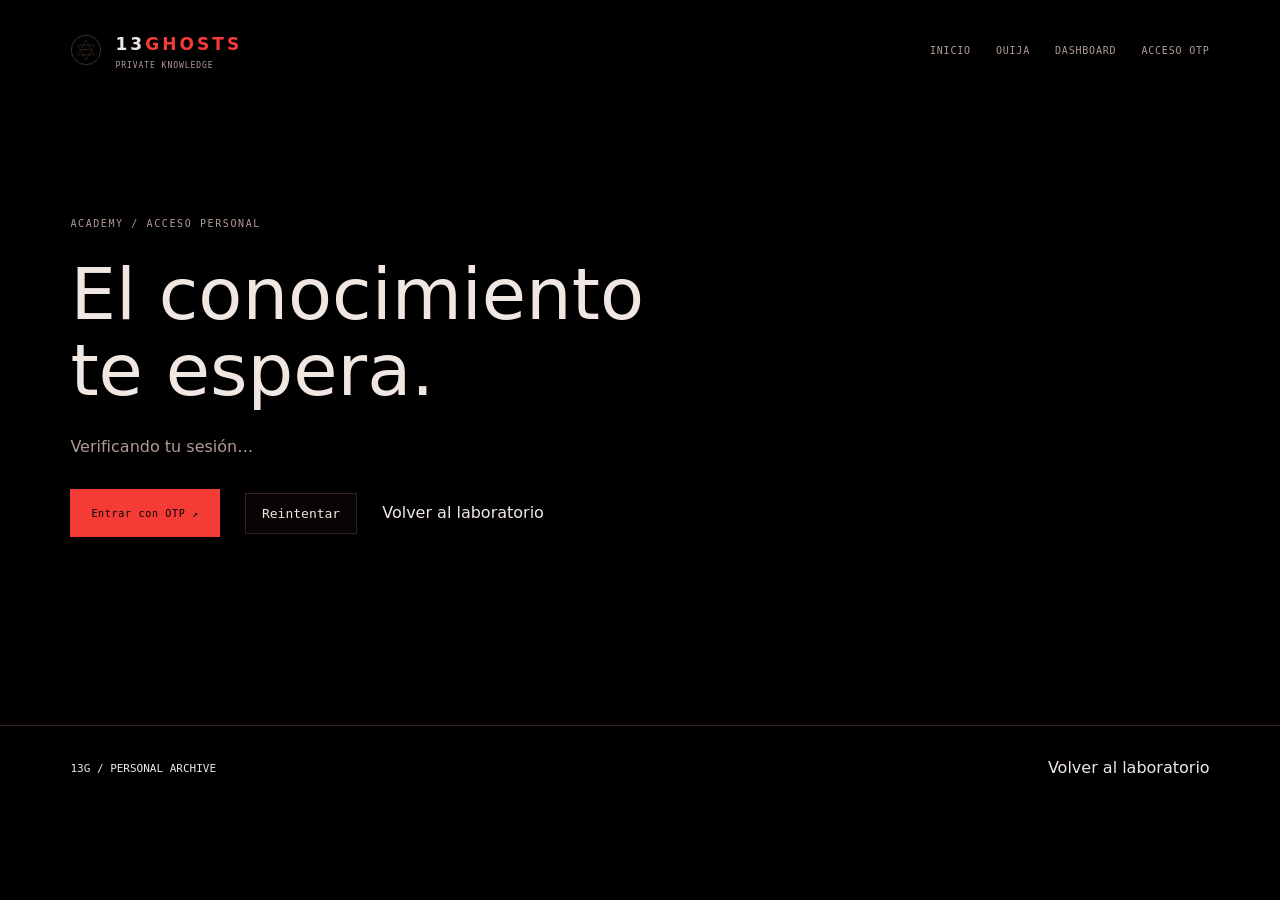
<file: docs/academy/dark_math/S0/e0/index.html>
<!doctype html><html lang="es"><head><meta charset="utf-8"><meta name="viewport" content="width=device-width,initial-scale=1"><meta name="robots" content="noindex,nofollow"><link rel="icon" type="image/svg+xml" href="../../../../assets/favicon.svg"><link rel="icon" type="image/png" sizes="32x32" href="../../../../assets/favicon-32.png"><link rel="apple-touch-icon" href="../../../../assets/apple-touch-icon.png"><meta http-equiv="refresh" content="0;url=../../../../academy/?subject=math"><title>Academy · Acceso personal</title></head><body><p>Esta sección requiere tu sesión. <a href="../../../../academy/?subject=math">Continuar a Academy ↗</a></p></body></html>
</file>
<file: docs/assets/presence-v2/presence.css>
@font-face{font-family:GhostMono;src:url('fonts/JetBrainsMono-Medium.ttf') format('truetype');font-weight:500;font-display:swap}
@font-face{font-family:PresenceMono;src:url('fonts/JetBrainsMono-Medium.ttf') format('truetype');font-weight:600;font-display:swap}
:root{color-scheme:dark;--void:#000;--surface:#080404;--line:#34201e;--text:#f0e7e3;--bone:#f0e7e3;--muted:#b19a94;--ash:#b19a94;--red:#f43b36;--red-bright:#ff5b4e;--blood:#831a20;--ochre:#a34c35}
*{box-sizing:border-box}html{scroll-behavior:smooth}body{margin:0;background:var(--void);color:var(--text);font:16px/1.75 system-ui,-apple-system,BlinkMacSystemFont,'Segoe UI',sans-serif}a{color:inherit;text-decoration:none}::selection{background:var(--blood);color:#fff}a:focus-visible{outline:2px solid var(--red);outline-offset:6px}.header,.content-area,footer{max-width:1380px;margin-inline:auto;padding-inline:clamp(22px,5.5vw,84px)}.header{min-height:100px;display:flex;justify-content:space-between;gap:28px;align-items:center}.header-brand{display:flex;align-items:center;gap:13px}.brand-sigil{width:32px;height:32px;flex-shrink:0}.brand-name{font-size:17px;letter-spacing:.18em;font-weight:650}.brand-name span{color:var(--red)}.header-tagline{margin:2px 0 0;color:var(--muted);font:8px GhostMono,monospace;letter-spacing:.12em}.header-nav{display:flex;gap:25px;align-items:center;font:10px GhostMono,monospace;letter-spacing:.08em}.header-nav a{color:var(--muted)}.header-nav a:hover{color:var(--red-bright)}.header-nav .nav-portal{color:var(--text);padding:11px 15px;border:1px solid var(--line)}
.hero{display:grid;grid-template-columns:1fr 1fr;min-height:690px;align-items:center;gap:12px;border-top:1px solid var(--line);padding-block:56px 72px}.hero-copy{position:relative;z-index:1}.hero-eyebrow{font:10px/1.7 GhostMono,monospace;letter-spacing:.16em;color:var(--red-bright);margin:0 0 25px}.hero-title{font-size:clamp(48px,5.3vw,76px);line-height:1.05;letter-spacing:-.055em;font-weight:430;margin:0 0 25px}.hero-title em{font-style:normal;color:var(--red);font-weight:350}.hero-subtitle{font-size:15px;color:var(--muted);max-width:42ch;line-height:1.9;margin:0}.hero-subtitle em{font-style:normal;color:var(--text)}.hero-actions{display:flex;align-items:center;gap:22px;flex-wrap:wrap;margin-top:30px}.btn-primary,.btn-ghost{font:10px/1.5 GhostMono,monospace;letter-spacing:.07em;display:inline-flex;align-items:center;justify-content:center;min-height:48px;padding:15px 20px}.btn-primary{background:var(--red);color:#000;border:1px solid var(--red)}.btn-primary:hover{background:var(--red-bright)}.btn-ghost{border-bottom:1px solid var(--line);color:var(--text);padding-inline:0}.hero-note{font:9px/1.8 GhostMono,monospace;color:var(--muted);margin-top:22px;max-width:45ch}.ghost-entity{position:relative;min-width:0;align-self:center;text-align:center}.ghost-entity::before{content:'';position:absolute;inset:17%;background:radial-gradient(ellipse,#941d1810,transparent 72%);pointer-events:none}.capside-canvas{position:relative;display:block;width:100%;aspect-ratio:1}.entity-code{font:9px/1.7 GhostMono,monospace;letter-spacing:.18em;color:var(--red-bright);margin:0}.entity-caption{font:9px/1.8 GhostMono,monospace;color:var(--muted);margin:10px 0 0}.entity-key{display:flex;align-items:center;justify-content:center;gap:16px;margin-top:18px;font:8px GhostMono,monospace;color:var(--muted)}.entity-key span::before{content:'';display:inline-block;width:4px;height:4px;background:var(--red);vertical-align:middle;margin-right:7px}.entity-key span:nth-child(2)::before{background:var(--ochre)}.entity-key span:nth-child(3)::before{background:var(--blood)}
.manifesto{padding:44px 0;border-block:1px solid var(--line)}.manifesto-text{max-width:80ch;font-size:17px;line-height:1.9;margin:0;color:var(--muted)}.manifesto strong,.accent{color:var(--text);font-weight:600}.divider{height:1px;background:var(--line);margin-top:64px}.section-header{display:flex;align-items:baseline;justify-content:space-between;gap:25px;margin:0 0 30px}.section-header h2{font-size:30px;font-weight:450;letter-spacing:-.03em;margin:0}.section-header p{font:9px GhostMono,monospace;color:var(--muted);letter-spacing:.1em}.rites,.how-section{padding-top:56px}.rites-grid{display:grid;grid-template-columns:repeat(2,1fr);gap:18px}.rite-card{padding:30px;background:var(--surface);border:1px solid var(--line);position:relative}.rite-num{font:9px GhostMono,monospace;color:var(--red-bright);letter-spacing:.15em}.rite-icon{position:absolute;right:26px;top:25px;color:var(--ochre);font-size:24px}.rite-card h3{font-size:20px;font-weight:500;letter-spacing:-.025em;line-height:1.35;margin:24px 0 12px}.rite-card p{font-size:13px;color:var(--muted);line-height:1.85;margin:0;max-width:56ch}.how-steps{display:grid;grid-template-columns:repeat(4,1fr);gap:25px}.how-step{border-top:1px solid var(--line);padding-top:24px}.step-marker{font:12px GhostMono,monospace;color:var(--red);margin-bottom:18px}.how-step h3{font-size:17px;font-weight:500;margin:0 0 10px}.how-step p{font-size:12px;color:var(--muted);line-height:1.85;margin:0}
.lab{margin-top:64px}.lab-inner{padding:40px;border:1px solid var(--line);background:var(--surface);position:relative;overflow:hidden}.lab-inner::before{content:'';position:absolute;inset:0;background:linear-gradient(90deg,#080404 15%,#080404bf),url('../Landing.jpeg') center/cover;opacity:.23;pointer-events:none}.lab-grid{display:grid;grid-template-columns:1fr 1fr;gap:48px;position:relative}.lab h3{font:11px GhostMono,monospace;letter-spacing:.12em;color:var(--red-bright);margin:0 0 22px}.lab-copy{font-size:13px;line-height:1.9;color:var(--muted)}.lab-copy strong{color:var(--text);font-weight:500}.terminal{background:#000;border:1px solid var(--line);padding:22px;font:10px/2 GhostMono,monospace;overflow-wrap:anywhere}.term-prompt{color:var(--red)}.term-cmd{color:var(--text)}.term-out{color:var(--muted)}.cta-final{padding:90px 0 80px}.cta-final h2{font-weight:400;font-size:clamp(28px,3.4vw,46px);line-height:1.2;letter-spacing:-.04em;max-width:30ch;margin:0}.cta-final h2 span{display:block;color:var(--red)}.cta-sub{font:10px GhostMono,monospace;color:var(--muted);margin:24px 0 28px}footer{border-top:1px solid var(--line);padding-block:28px;display:flex;justify-content:space-between;align-items:center;flex-wrap:wrap;gap:24px}.footer-brand{display:flex;align-items:center;gap:12px;font:11px GhostMono,monospace}.footer-links{display:flex;gap:20px;font:9px GhostMono,monospace;color:var(--muted)}.footer-copy{font:8px/1.8 GhostMono,monospace;color:var(--muted);margin:0}
@media(max-width:950px){.header-nav{gap:15px;font-size:9px}.header-tagline{display:none}.how-steps{grid-template-columns:repeat(2,1fr)}}
@media(max-width:700px){.header{padding-block:20px;display:block}.header-brand{margin-bottom:20px}.header-nav{flex-wrap:wrap;gap:15px;line-height:1.5}.hero{grid-template-columns:1fr;min-height:0;padding-block:45px;gap:10px}.hero-title{font-size:clamp(46px,10vw,68px)}.hero-copy{max-width:550px}.ghost-entity{max-width:480px;width:100%;margin-inline:auto}.hero-note{font-size:8px}.section-header{display:block}.section-header p{line-height:1.8}.rites-grid,.lab-grid{grid-template-columns:1fr}.rite-card{padding:25px}.lab-inner{padding:25px}.lab-grid{gap:25px}.how-steps{gap:25px 20px}.manifesto-text{font-size:15px}.divider{margin-top:42px}.rites,.how-section{padding-top:38px}.cta-final{padding-block:65px}footer{align-items:flex-start;flex-direction:column}}
@media(prefers-reduced-motion:reduce){html{scroll-behavior:auto}}
</file>
<file: docs/assets/mvp-presence/mvp-presence.css>
.mvp-launches{--mvp-ink:#e4ebe5;--mvp-muted:#9aa99e;--mvp-line:#9ad9ac30;--mvp-accent:#9de1b1;position:relative;isolation:isolate;padding-block:65px 80px;scroll-margin-top:40px}.mvp-launches[data-mvp-brand=ghosts]{--mvp-ink:#f0e7e3;--mvp-muted:#b19a94;--mvp-line:#78332c77;--mvp-accent:#ff5b4e}.mvp-heading{display:flex;justify-content:space-between;align-items:end;gap:35px;margin-bottom:30px}.mvp-kicker{font:9px/1.7 ui-monospace,Menlo,monospace;letter-spacing:.18em;color:var(--mvp-accent);margin:0 0 14px}.mvp-heading h2{font:450 clamp(30px,3.8vw,52px)/1.08 system-ui,-apple-system,sans-serif;letter-spacing:-.05em;color:var(--mvp-ink);margin:0}.mvp-heading>p{font:13px/1.8 system-ui,sans-serif;color:var(--mvp-muted);max-width:37ch;margin:0}.mvp-grid{display:grid;grid-template-columns:1fr 1fr;gap:26px}.mvp-announcement{border:1px solid var(--mvp-line);background:#000;overflow:hidden;position:relative;color:var(--mvp-ink);min-width:0}.mvp-art{height:290px;position:relative;border-bottom:1px solid var(--mvp-line);background:#000;overflow:hidden}.mvp-art canvas{display:block;width:100%;height:100%}.mvp-entity-id{position:absolute;top:20px;left:22px;font:8px/1.8 ui-monospace,Menlo,monospace;letter-spacing:.12em;color:var(--mvp-muted);pointer-events:none}.mvp-entity-id b{color:var(--mvp-accent);font-weight:500}.mvp-motion{position:absolute;right:16px;bottom:14px;background:#000;border:1px solid var(--mvp-line);color:var(--mvp-muted);padding:7px 10px;font:9px ui-monospace,Menlo,monospace;cursor:pointer}.mvp-copy{padding:28px 30px 32px}.mvp-copy h3{font:450 32px/1.1 system-ui,sans-serif;letter-spacing:-.045em;margin:0 0 15px;color:var(--mvp-ink)}.mvp-copy p:not(.mvp-kicker){font:14px/1.8 system-ui,sans-serif;color:var(--mvp-muted);max-width:48ch;margin:0 0 24px}.mvp-copy a{color:var(--mvp-accent);font:11px/1.8 ui-monospace,Menlo,monospace;text-decoration:none;border-bottom:1px solid var(--mvp-line);padding-bottom:6px;display:inline-block}.mvp-copy a:hover{border-color:var(--mvp-accent)}.mvp-announcement:focus-within{border-color:var(--mvp-accent)}.mvp-copy a:focus-visible,.mvp-motion:focus-visible{outline:2px solid var(--mvp-accent);outline-offset:5px}.mvp-wide{display:grid;grid-template-columns:1.1fr 1fr;align-items:stretch}.mvp-wide .mvp-art{height:390px;border-bottom:0;border-right:1px solid var(--mvp-line)}.mvp-wide .mvp-copy{display:flex;flex-direction:column;justify-content:center;padding:40px}.mvp-wide .mvp-copy a{align-self:start}
@media(max-width:700px){.mvp-launches{padding-block:45px 55px}.mvp-heading{display:block}.mvp-heading>p{margin-top:20px}.mvp-grid,.mvp-wide{grid-template-columns:1fr}.mvp-art,.mvp-wide .mvp-art{height:280px;border-right:0;border-bottom:1px solid var(--mvp-line)}.mvp-copy,.mvp-wide .mvp-copy{padding:25px}.mvp-copy h3{font-size:29px}.mvp-grid{gap:22px}}
</file>
<file: docs/assets/package-offers.css>
/* Approved starting prices; inherits each site's visual identity. */
.package-offers{position:relative;z-index:2;max-width:1280px;margin:0 auto;padding:80px 24px;color:inherit}
.package-offers header{max-width:760px;margin-bottom:32px}.package-offers h2{font-size:clamp(30px,5vw,58px);line-height:1.08;margin:12px 0 20px}
.package-offers .package-grid{display:grid;grid-template-columns:repeat(3,minmax(0,1fr));gap:22px}
.package-offers .package-card{border:1px solid var(--package-accent,#ab253e);border-radius:4px;padding:30px 24px;background:rgba(0,0,0,.55);display:flex;flex-direction:column;gap:16px;min-width:0}
.package-offers .package-kicker{font:600 11px/1.5 monospace;letter-spacing:.15em;text-transform:uppercase;color:var(--package-accent,#ab253e)}
.package-offers h3{font-size:30px;margin:0}.package-offers p{line-height:1.65;margin:0}.package-offers ul{padding-left:19px;line-height:1.8;margin:0}
.package-offers .package-price{margin-top:auto;padding-top:18px;border-top:1px solid currentColor;display:grid;gap:5px}.package-price strong{font-size:27px;font-variant-numeric:tabular-nums}.package-price span{font-size:14px}
.package-offers a{color:inherit;text-underline-offset:5px}.package-offers .package-contact{display:inline-block;padding:12px 0;font-weight:700}
.package-offers .package-note{max-width:960px;font-size:13px;line-height:1.7;margin-top:24px;opacity:.8}
.package-offers .package-unavailable{filter:grayscale(1);opacity:.6}.package-offers .package-unavailable a{filter:none}
.package-offers.oca-packages{--package-accent:#a71948;color:#221722}.oca-packages .package-card{background:rgba(255,255,255,.92)}
.package-offers.ghost-packages{--package-accent:#d94a3b;color:#efe6db}.ghost-packages .package-card{background:rgba(5,0,0,.88)}
@media(max-width:850px){.package-offers .package-grid{grid-template-columns:1fr}.package-offers{padding:56px 20px}.package-offers .package-card{padding:26px 22px}}
</file>
<file: docs/assets/presence-v2/background.css>
/* OLED entity inhabits the entire viewport, not a right-column illustration. */
body.ghost-background-world{position:relative;isolation:isolate;background:#000}
.ghost-field{position:fixed;inset:0;z-index:0;pointer-events:none;overflow:hidden;contain:strict;opacity:.68}
.ghost-field .capside-canvas{position:absolute;left:50%;top:50%;width:min(135vmax,1700px);height:min(135vmax,1700px);max-width:none;aspect-ratio:1;transform:translate(-50%,-50%)}
.ghost-background-world>.header,.ghost-background-world>.content-area,.ghost-background-world>footer{position:relative;z-index:1}
.ghost-background-world .hero{grid-template-columns:1fr;min-height:700px}
.ghost-background-world .hero-copy{max-width:1120px;text-shadow:0 2px 18px #000}
.ghost-background-world .manifesto{background:#0008}
.ghost-background-world .hero-title.cyber-heading{font-size:clamp(38px,5.2vw,76px);line-height:1.08}
.ghost-background-world .hero-subtitle{max-width:63ch}
@media(max-width:700px){.ghost-field{opacity:.45}.ghost-field .capside-canvas{width:155vw;height:155vw}.ghost-background-world .hero{min-height:620px}}
</file>
<file: docs/assets/contact.css>
.public-contact{position:relative;z-index:2;max-width:1000px;margin:40px auto;padding:40px 24px;color:inherit}.public-contact h2{font-size:clamp(28px,4vw,48px)}.public-contact p{line-height:1.7}.public-contact form{display:grid;grid-template-columns:repeat(2,minmax(0,1fr));gap:22px;margin-top:28px}.public-contact label{display:grid;gap:9px;font:inherit;font-size:14px}.public-contact input,.public-contact textarea,.public-contact select{box-sizing:border-box;width:100%;min-width:0;padding:14px;border:1px solid currentColor;background:transparent;color:inherit;font:inherit;border-radius:0}.public-contact select option{background:#fff;color:#111}.public-contact .wide{grid-column:1/-1}.public-contact .consent{display:flex;align-items:flex-start;gap:12px}.public-contact .consent input{width:20px;height:20px;flex:0 0 20px}.public-contact button{justify-self:start;background:transparent;color:inherit;border:1px solid currentColor;padding:14px 24px;font:inherit;cursor:pointer}.public-contact button:disabled{opacity:.5;cursor:wait}.public-contact [role=status]{min-height:2em;margin:0}.public-contact :focus-visible{outline:2px solid currentColor;outline-offset:4px}.public-contact.contact-oca{background:#fff;color:#291426}.public-contact.contact-ghosts{background:rgba(0,0,0,.9);color:#efe6db}@media(max-width:600px){.public-contact form{grid-template-columns:1fr}.public-contact{padding:28px 20px}}
.public-contact.contact-oca{background:#fff!important}.public-contact form{text-align:left}
</file>
<file: docs/assets/academy-reader/reader.css>
[hidden]{display:none!important}.academy-main{padding-block:50px 80px}.academy-gate{max-width:650px;padding:65px 0;min-height:55vh}.academy-gate h1,.academy-intro h1{font-size:clamp(36px,7vw,72px);line-height:1.05;font-weight:400;margin:15px 0 25px}.academy-gate p,.academy-intro p{color:var(--muted);max-width:65ch}.academy-actions{display:flex;align-items:center;gap:25px;flex-wrap:wrap;margin:28px 0}.academy-main button,.academy-main select{background:#080404;color:var(--text);border:1px solid var(--line);font:13px GhostMono,monospace;padding:12px 16px;cursor:pointer}.academy-main button:focus-visible,.academy-main select:focus-visible{outline:2px solid var(--red);outline-offset:4px}.academy-tools{display:flex;justify-content:space-between;gap:25px;align-items:center;flex-wrap:wrap;margin:35px 0}.academy-tools label{font:12px GhostMono,monospace}.academy-tools select{margin-left:15px}.academy-layout{display:grid;grid-template-columns:minmax(220px,310px) minmax(0,1fr);gap:55px;margin-top:35px}.academy-list{display:grid;align-content:start;gap:0}.academy-main .lesson-entry{background:#000b;text-align:left;border:0;border-bottom:1px solid var(--line);padding:22px 12px;white-space:normal}.lesson-entry strong{display:block;color:var(--bone);font-size:15px;line-height:1.5}.lesson-entry span{display:block;color:var(--muted);font:12px/1.7 system-ui;margin-top:10px}.academy-article{min-width:0;max-width:80ch}.academy-article h1{font-size:clamp(30px,4vw,48px);font-weight:400;line-height:1.15;margin-top:0}.academy-article h2{font-size:26px;margin:40px 0 18px}.academy-article h3{font-size:21px;margin:30px 0 15px}.academy-article .lesson-text{white-space:pre-wrap;overflow-wrap:anywhere;line-height:1.9}.lesson-summary{color:var(--muted);font-size:18px}.academy-article pre{background:#080404;border-left:2px solid var(--red);padding:22px;overflow-x:auto;font:13px/1.8 GhostMono,monospace;tab-size:4}.academy-article figure{margin:35px 0}.academy-article img{display:block;max-width:100%;height:auto}.academy-article figcaption{font-size:12px;color:var(--muted);margin-top:12px}.academy-article a{text-decoration:underline;text-underline-offset:5px}.lesson-svg{display:block;width:100%;height:auto;max-width:600px;margin:30px auto;overflow:visible}.lesson-orbit{transform-origin:200px 90px;animation:lesson-orbit var(--lesson-duration) linear infinite}.lesson-pulse{transform-origin:200px 90px;animation:lesson-pulse var(--lesson-duration) ease-in-out infinite}.lesson-wave{stroke-dasharray:12 8;animation:lesson-wave var(--lesson-duration) linear infinite}@keyframes lesson-orbit{from{transform:rotate(0) translateX(120px)}to{transform:rotate(360deg) translateX(120px)}}@keyframes lesson-pulse{50%{transform:scale(1.5);opacity:.3}}@keyframes lesson-wave{to{stroke-dashoffset:-100}}@media(max-width:760px){.academy-layout{grid-template-columns:1fr;gap:35px}.academy-tools{align-items:flex-start}.academy-tools label{display:grid;gap:12px}.academy-tools select{margin:0}.academy-main{padding-top:25px}}@media(prefers-reduced-motion:reduce){.lesson-orbit,.lesson-pulse,.lesson-wave{animation:none}}
</file>
<file: docs/assets/observatory-v03/observatory.css>
@font-face{font-family:PresenceMono;src:url('fonts/JetBrainsMono-Medium.ttf') format('truetype');font-display:swap;font-weight:500}
:root{--bg:#000;--surface:#060b08;--ink:#e4eee5;--muted:#8a9e91;--accent:#a8dfae;--second:#b59ad7;--line:#98c8ac29;--faint:#a3c9af0b;--alert:#eeb376;--mono:PresenceMono,Menlo,monospace;--sans:-apple-system,BlinkMacSystemFont,"Segoe UI",sans-serif}
*{box-sizing:border-box}html{background:var(--bg)}body{margin:0;background:var(--bg);color:var(--ink);font:14px var(--sans);transition:background .45s,color .35s}button,input,a{-webkit-tap-highlight-color:transparent}button{font:inherit;color:inherit;cursor:pointer}button,a,input{outline-offset:6px}button:focus-visible,a:focus-visible,input:focus-visible{outline:1px solid var(--accent)}button{border:0;background:none}a{color:inherit;text-decoration:none}button:disabled{cursor:wait;opacity:.6}::selection{background:var(--accent);color:var(--bg)}[hidden]{display:none!important}.sr-only{position:absolute;width:1px;height:1px;padding:0;margin:-1px;overflow:hidden;clip:rect(0,0,0,0);white-space:nowrap;border:0}.app{max-width:1920px;margin:auto;padding:0 48px}.masthead{height:96px;display:flex;align-items:center;justify-content:space-between;gap:28px}.wordmark{display:flex;align-items:center;gap:12px;font-weight:650;letter-spacing:.13em;font-size:17px;min-width:200px}.wordmark svg{width:32px;height:32px;fill:none;stroke:var(--accent);stroke-width:1}.world-switch{display:flex;gap:32px}.world-switch button{font:10px var(--mono);letter-spacing:.14em;color:var(--muted);padding:15px 0;position:relative}.world-switch button[aria-pressed=true]{color:var(--ink)}.world-switch button:after{content:'';position:absolute;bottom:5px;left:0;right:0;height:1px;background:var(--accent);transform:scaleX(0);transition:transform .3s}.world-switch button[aria-pressed=true]:after{transform:scaleX(1)}.world-switch i{display:inline-block;width:4px;height:4px;border-radius:50%;background:currentColor;vertical-align:middle;margin-right:8px}.demo-badge{font:9px var(--mono);letter-spacing:.08em;display:flex;align-items:center;gap:10px;color:var(--muted);padding:10px 0}.tiny-dot{width:4px;height:4px;background:var(--accent);border-radius:50%}.system-line{display:flex;justify-content:space-between;border-block:1px solid var(--line);padding:11px 0;color:var(--muted);font:9px var(--mono);letter-spacing:.1em}.sample-note{opacity:.8}.chamber{height:650px;position:relative;isolation:isolate;overflow:hidden}.chamber:after{content:'';pointer-events:none;position:absolute;inset:0;background:linear-gradient(180deg,var(--bg),transparent 9%,transparent 91%,var(--bg));z-index:-1}#universe{position:absolute;inset:0;width:100%;height:100%;z-index:-2}.ghost-title{position:absolute;left:30%;top:12%;font:600 clamp(90px,14vw,220px) var(--sans);letter-spacing:-.08em;color:var(--accent);opacity:.035;z-index:-1;pointer-events:none}.chamber-heading{position:absolute;top:50px;left:0;max-width:280px}.eyebrow{font:9px var(--mono);letter-spacing:.14em;color:var(--accent);line-height:1.7}h1{font:400 clamp(30px,3.1vw,48px)/1.12 var(--sans);letter-spacing:-.045em;margin:16px 0 18px}p{color:var(--muted);font-size:12px;line-height:1.8}.health-readout{position:absolute;left:0;bottom:75px}.health-number{font:400 58px/1.2 var(--mono);letter-spacing:-.08em;margin-top:12px}.health-number em{font:400 23px var(--mono);color:var(--muted);letter-spacing:-.06em;margin-left:7px}.health-caption{display:flex;align-items:center;gap:7px;font:10px var(--mono);color:var(--muted);margin:9px 0 20px}.status-dot{height:5px;width:5px;background:var(--accent);border-radius:50%}.text-button{padding:8px 0;display:flex;align-items:center;justify-content:space-between;gap:30px;font:10px var(--mono);color:var(--alert);text-align:left}.entity-zone{position:absolute;left:50%;top:47%;width:360px;height:360px;transform:translate(-50%,-50%);pointer-events:none}.entity-hit{width:76%;height:76%;border-radius:50%;position:absolute;left:12%;top:12%;pointer-events:auto}.entity-hit:hover{background:radial-gradient(ellipse,#a8dfae05,transparent 65%)}.entity-caption{position:absolute;top:100%;width:100%;text-align:center;font:9px var(--mono);letter-spacing:.15em;display:flex;flex-direction:column;gap:9px;pointer-events:none}.entity-state{color:var(--accent)}.entity-coordinate{font-size:8px;color:var(--muted)}.cloud-nodes{position:absolute;inset:0;pointer-events:none}.city-node{position:absolute;left:var(--x);top:var(--y);transform:translate(-50%,-50%);pointer-events:auto;display:flex;align-items:center;gap:10px;padding:8px 5px;text-align:left;z-index:2}.node-orbit{width:30px;height:30px;border:1px solid var(--line);border-radius:50%;display:grid;place-items:center;position:relative}.node-orbit:after{content:'';position:absolute;inset:4px;border:1px dashed var(--accent);border-radius:50%;opacity:.45}.node-core{width:5px;height:5px;border-radius:50%;background:var(--accent);box-shadow:0 0 12px var(--accent)}.city-node.slow .node-core{background:var(--alert);box-shadow:0 0 10px var(--alert)}.city-node small{display:block;font:8px var(--mono);color:var(--muted);margin-top:6px}.city-node strong{font:500 10px var(--mono);letter-spacing:.06em}.city-node:hover .node-orbit,.city-node:focus-visible .node-orbit{border-color:var(--accent);box-shadow:0 0 25px var(--faint)}.city-node:hover strong{color:var(--accent)}.signal-rail{position:absolute;right:0;top:72px;width:190px}.rail-title{display:flex;justify-content:space-between;align-items:center;color:var(--muted);font:8px var(--mono);margin-bottom:17px}.signal{width:100%;display:flex;justify-content:space-between;align-items:center;gap:10px;padding:14px 0;border-bottom:1px solid var(--line);text-align:left;font:10px var(--mono)}.signal:hover{color:var(--accent)}.signal span:last-child{font-size:9px;color:var(--muted)}.signal.slow span:last-child{color:var(--alert)}.signal-symbol{color:var(--accent);margin-right:8px;font-size:11px}.signal.slow .signal-symbol{color:var(--alert)}.projection-button{margin-top:15px;color:var(--accent);width:100%}.chamber-bottom{position:absolute;bottom:20px;left:0;right:0;display:flex;align-items:center;justify-content:space-between;font:8px var(--mono);letter-spacing:.08em;color:var(--muted);gap:15px}.chamber-bottom button{font:8px var(--mono);color:var(--muted);padding:8px}.console{border-block:1px solid var(--line);display:flex;align-items:center;justify-content:space-between;gap:30px;padding:21px 0}.view-switch{display:flex;gap:30px}.view-switch button{position:relative;display:grid;grid-template-columns:auto 1fr;column-gap:9px;row-gap:6px;text-align:left;padding:4px 0;font:11px var(--mono);color:var(--muted)}.view-switch button>span{font-size:8px;color:var(--muted);grid-row:span 2;margin-top:1px}.view-switch small{font:9px var(--sans);letter-spacing:.03em}.view-switch button[aria-pressed=true]{color:var(--accent)}.view-switch button[aria-pressed=true]:after{content:'';position:absolute;left:20px;right:0;bottom:-22px;height:2px;background:var(--accent)}.command{max-width:410px;min-width:220px;width:36%;display:flex;align-items:center;gap:13px;border-bottom:1px solid var(--line);padding:10px 0}.command-prefix{color:var(--accent);font:20px Georgia,serif}.command input{background:none;border:0;width:100%;min-width:0;color:var(--ink);font:12px var(--sans)}.command input::placeholder{color:var(--muted)}.command button{font-size:22px;color:var(--accent);padding:0 4px}.bottom-strip{display:grid;grid-template-columns:1fr 1fr 1fr 1.15fr;padding:27px 0;gap:28px}.bottom-strip>button{display:grid;grid-template-columns:1fr auto;gap:10px;position:relative;text-align:left;border-right:1px solid var(--line);padding:0 25px 0 0}.strip-label{font:8px var(--mono);color:var(--muted);grid-column:1/-1;letter-spacing:.1em}.bottom-strip strong{font:27px var(--mono);letter-spacing:-.06em;font-weight:400;align-self:center}.bottom-strip strong span{font-size:13px;color:var(--muted);margin-left:5px}.strip-detail{font:8px/1.7 var(--mono);color:var(--muted);max-width:95px;align-self:center}.strip-arrow{position:absolute;right:25px;top:0;color:var(--muted)}.mini-curve{width:100%;max-width:115px;height:32px;align-self:center;fill:none;stroke:var(--accent);stroke-width:1}.access-strip{display:flex;align-items:center;gap:15px;font:8px/1.9 var(--mono);color:var(--muted)}.access-strip small{font:11px/1.7 var(--sans)}.access-mark{font:40px var(--sans);color:var(--accent)}footer{border-top:1px solid var(--line);padding:22px 0;display:flex;justify-content:space-between;gap:20px;font:8px var(--mono);letter-spacing:.08em;color:var(--muted)}
/* FRIDAY is a white, asymmetric room. The presence lives to the left. */
body[data-world=friday]{--bg:#faf7f4;--surface:#fffaf6;--ink:#391c2c;--muted:#8b6b7b;--accent:#b7194c;--second:#73378b;--line:#92365324;--faint:#c7185e08;--alert:#a74f18}.app:has(body){color:inherit}body[data-world=friday] .wordmark{order:2;justify-content:flex-end}body[data-world=friday] .demo-badge{order:0}body[data-world=friday] .world-switch{order:1}body[data-world=friday] .ghost-title{left:1%;top:26%;font-weight:250;letter-spacing:-.1em;opacity:.048}body[data-world=friday] .chamber-heading{left:auto;right:3%;top:52px;max-width:305px}body[data-world=friday] h1{font-family:Georgia,serif;font-style:italic;font-size:60px;letter-spacing:-.065em;line-height:1.03}body[data-world=friday] .entity-zone{left:36%;top:47%;width:390px;height:390px}body[data-world=friday] .health-readout{left:auto;right:4%;bottom:68px}body[data-world=friday] .health-number{font-size:65px}body[data-world=friday] .signal-rail{right:24%;top:auto;bottom:95px;width:145px}body[data-world=friday] .signal{padding:10px 0;font-size:9px}body[data-world=friday] .signal .signal-symbol{margin-right:4px}body[data-world=friday] .projection-button{font-size:8px}body[data-world=friday] .entity-caption{top:93%}body[data-world=friday] .entity-hit:hover{background:radial-gradient(ellipse,#b7194c05,transparent 65%)}body[data-world=friday] .console{flex-direction:row-reverse}body[data-world=friday] .bottom-strip{grid-template-columns:1.1fr 1fr 1fr 1fr}body[data-world=friday] .access-strip{order:-1}body[data-world=friday] .bottom-strip>button:last-of-type{border:0;padding-right:0}
/* OUIJA is a centered ritual with a radial pentagram and a bone-colored serif. */
body[data-world=ouija]{--bg:#080203;--surface:#150709;--ink:#e8d9ba;--muted:#a58479;--accent:#f34c3d;--second:#bc8c49;--line:#b669412d;--faint:#fa3d3110;--alert:#e5b35b}body[data-world=ouija] .wordmark{font-family:Georgia,serif;letter-spacing:.2em}body[data-world=ouija] .wordmark svg{stroke:var(--second)}body[data-world=ouija] .ghost-title{left:50%;transform:translateX(-50%);top:4%;font-family:Georgia,serif;letter-spacing:.25em;font-size:160px;opacity:.045}body[data-world=ouija] .chamber-heading{left:0;top:45px;max-width:245px}body[data-world=ouija] h1{font:400 43px/1.1 Georgia,serif;letter-spacing:-.035em}body[data-world=ouija] .entity-zone{top:44%;width:315px;height:315px}body[data-world=ouija] .entity-caption{top:93%}body[data-world=ouija] .health-readout{bottom:85px}body[data-world=ouija] .health-number{font-family:Georgia,serif;font-size:68px}body[data-world=ouija] .signal-rail{top:120px}body[data-world=ouija] .city-node{flex-direction:column;text-align:center;gap:7px}body[data-world=ouija] .node-orbit{width:36px;height:36px;border-color:#bb8a4755}body[data-world=ouija] .city-node small{font-size:7px}body[data-world=ouija] .city-node strong{font-size:9px}body[data-world=ouija] .console{border-color:#b98b4c4a}body[data-world=ouija] .command-prefix{color:var(--second)}
/* Data opens in the field, with each family retaining its own identity. */
body:not([data-view=cloud]) .chamber-heading,body:not([data-view=cloud]) .health-readout,body:not([data-view=cloud]) .cloud-nodes,body:not([data-view=cloud]) .signal-rail,body:not([data-view=cloud]) .entity-zone{display:none}.database-view,.machine-view{position:absolute;inset:45px 2% 65px;animation:emerge .5s ease both}.view-heading{display:flex;align-items:center;justify-content:space-between;margin-bottom:30px}.view-heading h2{font:400 30px var(--sans);letter-spacing:-.035em;margin:8px 0}.view-note{font:8px/1.8 var(--mono);color:var(--muted);text-align:right}.database-orbits{display:grid;grid-template-columns:repeat(8,1fr);row-gap:30px;column-gap:16px}.db-orbit{color:var(--db);display:flex;flex-direction:column;align-items:center;padding:0;background:none}.db-dial{width:105px;max-width:100%;aspect-ratio:1;position:relative;display:grid;place-items:center;transition:transform .25s}.db-dial svg{position:absolute;inset:0;width:100%;height:100%;fill:none;transform:rotate(-90deg)}.db-dial .track{stroke:var(--line);stroke-width:1}.db-dial .arc{stroke:currentColor;stroke-width:1.8;stroke-dasharray:var(--dash) 252;stroke-linecap:round}.db-dial .inner{stroke:currentColor;stroke-width:.5;stroke-dasharray:1 6;opacity:.5}.db-dial strong{font:500 19px var(--mono);color:var(--ink)}.db-dial strong small{font:8px var(--mono);color:var(--muted);display:block;margin-top:6px}.db-orbit:hover .db-dial{transform:scale(1.08)}.db-name{font:9px var(--mono);color:var(--ink);margin:8px 0}.db-health{font:7px var(--mono);color:var(--muted)}.db-health:before{content:'·';font-size:12px;margin-right:5px;color:var(--db)}.db-legend{display:flex;justify-content:center;gap:24px;margin-top:32px;font:8px var(--mono);color:var(--muted);flex-wrap:wrap}.db-legend i{display:inline-block;width:4px;height:4px;background:var(--key);border-radius:50%;margin-right:7px}.machines{display:grid;grid-template-columns:repeat(3,1fr);gap:50px;margin-top:32px}.machine{padding:0 12px}.machine-top{display:flex;justify-content:space-between;align-items:center;gap:10px;font:11px var(--mono);letter-spacing:.08em}.machine-top span{font-size:8px;color:var(--accent)}.machine-orbit{display:flex;align-items:center;gap:25px;margin:25px 0}.machine-dial{width:140px;height:140px;flex-shrink:0;position:relative;display:grid;place-items:center}.machine-dial svg{width:100%;height:100%;position:absolute;inset:0;fill:none;transform:rotate(-90deg)}.machine-dial .track{stroke:var(--line);stroke-width:2}.machine-dial .cpu{stroke:var(--accent);stroke-width:2;stroke-dasharray:var(--cpu) 314}.machine-dial .ram{stroke:var(--second);stroke-width:2;stroke-dasharray:var(--ram) 264}.machine-dial strong{font:28px var(--mono);font-weight:400}.machine-dial strong small{display:block;text-align:center;font:8px var(--mono);color:var(--muted);margin-top:8px}.machine-key{font:9px/2.3 var(--mono);color:var(--muted)}.machine-key b{color:var(--ink);font-weight:400}.machine-stats{display:flex;justify-content:space-between;font:9px var(--mono);padding:12px 0;border-top:1px solid var(--line);color:var(--muted)}.machine-curve{width:100%;height:50px;fill:none;stroke:var(--accent);stroke-width:1}.machine-foot{font:8px var(--mono);color:var(--muted)}.business-line{display:flex;gap:60px;margin-top:40px;padding-top:20px;border-top:1px solid var(--line)}.business-line span{font:8px var(--mono);color:var(--muted)}.business-line strong{display:block;font:24px var(--mono);color:var(--ink);margin-bottom:6px;font-weight:400}
.detail-portal{position:absolute;z-index:8;top:50%;left:50%;transform:translate(-50%,-50%);width:min(560px,86%);background:var(--surface);border:1px solid var(--line);padding:28px 32px;box-shadow:0 40px 100px #0004,0 0 70px var(--faint);animation:portal-in .35s ease both}.detail-portal:before,.detail-portal:after{content:'';position:absolute;width:45px;height:2px;left:0;top:-1px;background:var(--accent)}.detail-portal:after{top:auto;left:auto;right:0;bottom:-1px;width:22px}.portal-top{display:flex;justify-content:space-between;gap:20px}.close-button{font:25px var(--sans);padding:0 0 8px 12px;color:var(--muted)}.detail-portal h2{font:400 35px var(--sans);letter-spacing:-.035em;margin:14px 0 22px}.portal-foot{font:7px var(--mono);color:var(--muted);margin-top:24px;padding-top:15px;border-top:1px solid var(--line);letter-spacing:.06em}.portal-metrics{display:flex;gap:24px;margin:25px 0}.portal-metrics div{flex:1}.portal-metrics strong{font:27px var(--mono);display:block;color:var(--accent);font-weight:400}.portal-metrics span{font:8px var(--mono);color:var(--muted);display:block;margin-top:9px}.portal-row{display:flex;justify-content:space-between;font:10px var(--mono);gap:20px;padding:13px 0;border-bottom:1px solid var(--line);color:var(--muted)}.portal-row span:last-child{color:var(--ink);text-align:right}.portal-paragraph{font:14px/1.9 var(--sans);color:var(--ink)}.portal-paragraph strong{color:var(--accent);font-weight:500}.portal-caption{font:9px/1.8 var(--mono);color:var(--muted)}.projection{aspect-ratio:16/9;background:var(--bg);position:relative;overflow:hidden;border:1px solid var(--line);display:flex;align-items:center;justify-content:center;gap:4px}.projection i{display:block;width:3px;height:var(--bar);background:var(--accent);opacity:.55;transform-origin:center;animation:voice 1.1s ease-in-out infinite alternate;animation-delay:var(--delay)}.projection .projection-label{position:absolute;bottom:12px;left:16px;font:8px var(--mono);color:var(--muted)}.projection:after{content:'';position:absolute;inset:0;background:repeating-linear-gradient(0deg,transparent,transparent 3px,var(--bg) 4px);opacity:.3;pointer-events:none}body.portal-open .cloud-nodes,body.portal-open .entity-caption{opacity:.15;pointer-events:none}body.portal-open .city-node{pointer-events:none}.projection-title{font:10px var(--mono);color:var(--muted);margin-top:16px}@keyframes voice{to{transform:scaleY(.25);opacity:.25}}@keyframes portal-in{from{opacity:0;transform:translate(-50%,-45%) scale(.94)}to{opacity:1;transform:translate(-50%,-50%) scale(1)}}@keyframes emerge{from{opacity:0;transform:translateY(12px)}to{opacity:1;transform:translateY(0)}}
@media(min-width:1600px){.chamber{height:740px}.entity-zone{width:440px;height:440px}body[data-world=friday] .entity-zone{width:460px;height:460px}body[data-world=ouija] .entity-zone{width:390px;height:390px}.chamber-heading{top:75px}.signal-rail{top:100px}.database-view,.machine-view{inset:70px 5% 65px}.db-dial{width:130px}}
@media(max-width:1150px){.app{padding:0 28px}.chamber-heading{max-width:220px}h1{font-size:34px}.signal-rail{width:150px}.entity-zone{width:300px;height:300px}.world-switch{gap:18px}.wordmark{min-width:170px}.chamber{height:620px}.view-switch{gap:20px}.bottom-strip{gap:20px}.strip-detail{font-size:7px}.machine-orbit{gap:12px}.machine-dial{width:110px;height:110px}.machines{gap:15px}.db-dial{width:85px}body[data-world=friday] .entity-zone{width:320px;height:320px}body[data-world=friday] .signal-rail{right:22%;width:135px}body[data-world=friday] .chamber-heading{right:0}body[data-world=friday] h1{font-size:48px}body[data-world=friday] .health-readout{right:0}}
@media(max-width:850px){.masthead{height:115px;flex-wrap:wrap;gap:0;justify-content:space-between;padding:15px 0}.world-switch{order:3!important;width:100%;justify-content:center}.wordmark{min-width:0;font-size:14px}.wordmark svg{width:25px;height:25px}.demo-badge{font-size:8px}.system-line{font-size:7px}.sample-note{display:none}.chamber{height:690px}.chamber-heading{top:27px;max-width:200px}h1{font-size:32px}.chamber-heading p{font-size:10px}.health-readout{left:auto;right:0;top:32px;bottom:auto}.health-number{font-size:36px}.health-caption{font-size:8px;margin:7px 0}.health-readout .eyebrow{font-size:7px}.health-readout .text-button{font-size:8px}.entity-zone{left:50%;top:51%;width:310px;height:310px}.signal-rail{top:auto;bottom:45px;width:100%;display:flex;gap:20px;align-items:center}.rail-title{display:none}#service-list{display:flex;flex:1;gap:17px}.signal{font-size:8px;display:block;padding:9px 0;border:0}.signal span:last-child{display:block;margin-top:8px;font-size:8px}.signal-symbol{margin-right:5px}.signal-rail .projection-button{width:auto;margin:0;font-size:8px;gap:10px}.chamber-bottom{font-size:6px;bottom:10px}.chamber-bottom button{font-size:7px}.hint{display:none}.console{gap:22px;flex-wrap:wrap}.view-switch{width:100%;justify-content:space-around}.view-switch button[aria-pressed=true]:after{bottom:-10px}.command{width:100%;max-width:none;margin-top:6px}.bottom-strip{grid-template-columns:repeat(3,1fr)}.access-strip{grid-column:1/-1;justify-content:center}.bottom-strip>button:nth-child(3){border:0}.strip-detail{display:none}.mini-curve{max-width:60px}.bottom-strip strong{font-size:23px}.access-strip{order:4!important}.strip-arrow{right:10px}footer{font-size:7px;flex-wrap:wrap;line-height:1.8}.ghost-title{left:12%;top:31%;font-size:125px}.database-orbits{grid-template-columns:repeat(4,1fr);row-gap:16px}.database-view,.machine-view{inset:25px 0 50px}.db-dial{width:80px}.db-name{font-size:8px;margin:4px 0}.db-health{font-size:6px}.db-legend{gap:12px;margin-top:18px;font-size:7px}.view-heading{margin-bottom:18px}.view-heading h2{font-size:25px}.view-note{font-size:7px}.machines{grid-template-columns:1fr;gap:15px;margin-top:15px}.machine{display:grid;grid-template-columns:145px 1fr;gap:8px 25px;padding:0;border-bottom:1px solid var(--line);padding-bottom:12px}.machine-top{grid-column:1/-1}.machine-orbit{grid-row:span 3;margin:0}.machine-dial{width:80px;height:80px}.machine-key{font-size:7px}.machine-dial strong{font-size:20px}.machine-dial strong small{font-size:6px}.machine-stats{border:0;padding:0;font-size:8px;align-self:center}.machine-curve{height:23px}.machine-foot{font-size:7px}.business-line{margin-top:20px;gap:30px}.business-line strong{font-size:20px}.business-line span{font-size:7px}body[data-world=friday] .chamber-heading{right:0;top:25px;max-width:195px}body[data-world=friday] h1{font-size:39px}body[data-world=friday] .health-readout{left:0;right:auto;top:32px;bottom:auto}body[data-world=friday] .health-number{font-size:39px}body[data-world=friday] .entity-zone{left:48%;top:52%;width:330px;height:330px}body[data-world=friday] .signal-rail{right:0;bottom:45px;width:100%}body[data-world=friday] .signal{padding:9px 0;font-size:8px}body[data-world=friday] .bottom-strip{grid-template-columns:repeat(3,1fr)}body[data-world=friday] .entity-caption{top:92%}body[data-world=ouija] .chamber-heading{top:25px;max-width:200px}body[data-world=ouija] h1{font-size:33px}body[data-world=ouija] .health-readout{bottom:auto;top:32px}body[data-world=ouija] .health-number{font-size:42px}body[data-world=ouija] .entity-zone{top:49%;width:260px;height:260px}body[data-world=ouija] .signal-rail{top:auto;bottom:45px}body[data-world=ouija] .ghost-title{font-size:110px;top:31%}}
@media(max-width:480px){.app{padding:0 18px}.system-line{letter-spacing:0}.chamber{height:740px}.chamber-heading{max-width:170px}h1{font-size:28px}.eyebrow{font-size:7px}.chamber-heading p{font-size:9px}.health-readout{max-width:126px}.health-number{font-size:32px}.health-readout .text-button{font-size:7px;gap:8px}.entity-zone{width:245px;height:245px;top:47%}.entity-caption{font-size:7px}.entity-coordinate{font-size:6px}.city-node{gap:5px}.city-node strong{font-size:7px}.city-node small{font-size:6px}.node-orbit{width:22px;height:22px}.city-node .node-orbit:after{inset:3px}.signal-rail{bottom:55px;flex-wrap:wrap;gap:7px}#service-list{gap:11px;justify-content:space-between;flex-basis:100%}.signal{font-size:7px}.signal span:last-child{font-size:7px}.signal-symbol{margin-right:2px}.projection-button{font-size:7px!important}.chamber-bottom{align-items:end;gap:6px;bottom:14px}.chamber-signature{max-width:160px}.chamber-bottom button{white-space:nowrap}.ghost-title{font-size:82px;top:34%}.view-switch{gap:12px}.view-switch button{font-size:9px;column-gap:5px}.view-switch small{font-size:8px}.view-switch button>span{font-size:7px}.bottom-strip{gap:12px}.bottom-strip>button{padding-right:12px}.strip-label{font-size:6px}.bottom-strip strong{font-size:20px}.bottom-strip strong span{font-size:10px}.strip-arrow{font-size:9px;right:8px}.mini-curve{max-width:40px}.detail-portal{padding:22px;width:94%}.detail-portal h2{font-size:29px}.portal-metrics{gap:14px}.portal-metrics strong{font-size:23px}.portal-metrics span{font-size:7px}.portal-row{font-size:8px}.portal-foot{font-size:6px}.db-dial{width:65px}.database-orbits{gap:20px 9px}.db-dial strong{font-size:14px}.db-dial strong small{font-size:6px}.view-heading h2{font-size:22px}.view-note{font-size:6px}.db-name{font-size:7px}.database-view{inset-top:30px}.machine{grid-template-columns:132px 1fr;gap:8px 12px}.business-line{gap:20px}.business-line strong{font-size:17px}body[data-world=friday] .chamber-heading{max-width:175px}body[data-world=friday] h1{font-size:34px}body[data-world=friday] .entity-zone{width:265px;height:265px;top:48%}body[data-world=friday] .health-number{font-size:36px}body[data-world=friday] .signal-rail{bottom:55px}body[data-world=friday] .signal{font-size:7px}body[data-world=ouija] h1{font-size:29px}body[data-world=ouija] .entity-zone{width:220px;height:220px;top:45%}body[data-world=ouija] .chamber-heading{max-width:170px}body[data-world=ouija] .ghost-title{font-size:75px}body[data-world=ouija] .signal-rail{bottom:55px}body[data-world=ouija] .city-node strong{font-size:7px}body[data-world=ouija] .node-orbit{width:26px;height:26px}}
@media(prefers-reduced-motion:reduce){*,*:before,*:after{animation:none!important;transition:none!important}}body.motion-paused .projection i{animation-play-state:paused}
/* The canvas supplies the light; the page itself remains pure OLED / pure white. */
body[data-world=friday]{--bg:#fff;--surface:#fff}body[data-world=ouija]{--bg:#000}
.glyph-field{display:grid;grid-template-columns:repeat(24,1fr);gap:2px;overflow:hidden;max-height:56px;color:var(--accent);font:8px/1.3 var(--mono);margin:10px 0}
.glyph-field span{opacity:var(--opacity);animation:glyph-breathe 3s ease-in-out infinite alternate;animation-delay:var(--delay)}
.db-dial svg{animation:db-orbit 60s linear infinite}.db-orbit:nth-child(even) .db-dial svg{animation-direction:reverse}.db-orbit:nth-child(3n) .db-dial svg{animation-duration:85s}
.bottom-glyphs{font:12px/1.4 var(--mono);color:var(--accent);align-self:center;letter-spacing:3px;animation:glyph-breathe 4s ease-in-out infinite alternate}
@keyframes db-orbit{from{transform:rotate(-90deg)}to{transform:rotate(270deg)}}@keyframes glyph-breathe{to{opacity:.14;transform:translateY(-1px)}}
body.motion-paused .glyph-field span,body.motion-paused .db-dial svg,body.motion-paused .bottom-glyphs{animation-play-state:paused}
body{min-height:100vh}
@media(max-width:850px){.glyph-field{margin:0;font-size:6px;max-height:25px;grid-template-columns:repeat(24,1fr)}.bottom-glyphs{font-size:9px;letter-spacing:1px}}
</file>
<file: docs/assets/observatory-v03/gate.css>
.session-gate{max-width:620px;margin:12vh auto;padding:35px;font:13px/1.8 var(--sans)}.session-gate h1{font-size:42px}.session-gate p{font-size:13px}.gate-actions{display:flex;gap:25px;align-items:center;margin-top:25px;font:10px var(--mono);color:var(--accent)}.gate-actions a,.gate-actions button{padding:12px 0}.pending-source{position:absolute;left:50%;top:84%;transform:translateX(-50%);width:80%;text-align:center;color:var(--muted);font:10px/1.8 var(--mono)}.session-gate a{color:var(--accent)}.pending-source a{color:var(--accent);border-bottom:1px solid var(--line)}body[data-mode=private] .health-readout,body[data-mode=private] .signal-rail,body[data-mode=private] .cloud-nodes,body[data-mode=private] .machine-view,body[data-mode=private] .database-view,body[data-mode=private] .bottom-strip,body[data-mode=private] .command,body[data-mode=private] .detail-portal,body[data-mode=private] .view-switch{display:none!important}body[data-mode=private] .console{justify-content:space-between;padding:18px 0}body[data-mode=private] .entity-hit{pointer-events:none}body[data-mode=private] .console a,body[data-mode=private] .console button{font:10px var(--mono);color:var(--accent)}@media(max-width:850px){.pending-source{top:79%;font-size:9px}.session-gate{margin-top:6vh}}
.detail-portal[hidden]{display:none!important}body[data-mode=private] .detail-portal:not([hidden]){display:block!important}
</file>
<file: docs/assets/observatory-v03/finance.css>
.workspace-tabs{display:flex;gap:24px;flex-wrap:wrap;margin:18px 0 0;padding:0 0 14px;border-bottom:1px solid var(--line)}
.workspace-tabs button{padding:12px 0;background:transparent;border:0;color:var(--muted);font:12px var(--mono);cursor:pointer}.workspace-tabs button[aria-selected=true]{color:var(--accent);border-bottom:1px solid currentColor}
.finance-panel{padding:40px 0 60px;max-width:1200px;margin:auto}.finance-panel h1{font-size:clamp(32px,5vw,64px);margin:12px 0 22px}.finance-panel p{font:14px/1.8 var(--sans);max-width:75ch}.finance-panel #finance-status{color:var(--accent);margin:24px 0}.finance-table-scroll{overflow-x:auto}.finance-panel table{border-collapse:collapse;width:100%;font:12px/1.6 var(--mono)}.finance-panel th,.finance-panel td{padding:18px 12px;text-align:right;border-bottom:1px solid var(--line);white-space:nowrap}.finance-panel th:first-child,.finance-panel td:first-child{text-align:left}.finance-panel th{color:var(--muted);font-weight:500}.finance-panel button{background:transparent;border:1px solid var(--line);color:var(--accent);padding:12px 18px;cursor:pointer}.finance-panel .finance-scope{color:var(--muted);font-size:12px}
[hidden]{display:none!important}

.finance-business{margin:38px 0}.finance-business h2{font-size:26px}.finance-business h3{font-size:15px;margin-top:26px}
</file>
<file: docs/assets/presence-v2/portal.css>
/* Personal access shares the living presence and typography of the public lab. */
.operator-access{min-height:100vh}.access-layout{max-width:1380px;margin:auto;padding:35px clamp(22px,5.5vw,84px) 70px;display:grid;grid-template-columns:minmax(0,1.35fr) minmax(300px,.8fr);gap:clamp(35px,7vw,110px);align-items:center;min-height:calc(100vh - 190px)}
.access-presence{position:relative;min-height:640px;display:flex;flex-direction:column;justify-content:center;isolation:isolate}.access-orbit{position:absolute;inset:-5% -15% 0;z-index:-1;opacity:.72;display:flex;align-items:center;pointer-events:none}.access-orbit canvas{width:100%;aspect-ratio:1}.access-copy{padding-top:65px;pointer-events:none}.access-copy h1{font-size:clamp(56px,6.4vw,94px);line-height:.98;font-weight:450;letter-spacing:-.065em;margin:20px 0 28px;text-shadow:0 2px 24px #000}.access-copy h1 em{color:var(--red-bright);font-weight:450;font-style:normal}.access-copy>p:last-child{font-size:14px;color:var(--muted);line-height:1.8;max-width:30ch;text-shadow:0 2px 10px #000}.access-signature{display:flex;justify-content:space-between;gap:20px;position:absolute;bottom:0;left:0;right:0;font:8px/1.8 GhostMono,monospace;letter-spacing:.1em;color:var(--ochre);border-top:1px solid var(--line);padding-top:18px}
.access-controls{padding-block:34px;border-top:1px solid var(--red);max-width:420px;width:100%;margin-left:auto}.access-index{font:9px GhostMono,monospace;letter-spacing:.16em;color:var(--red-bright);margin:0 0 28px}.access-controls h2{font-size:38px;line-height:1.12;font-weight:450;letter-spacing:-.045em;margin:0 0 38px}label{display:block;font:10px GhostMono,monospace;color:var(--muted);margin:25px 0 10px}input{display:block;width:100%;border:0;border-bottom:1px solid var(--line);border-radius:0;background:transparent;color:var(--bone);font:16px GhostMono,monospace;padding:12px 0 16px;outline:none;caret-color:var(--red-bright)}input:focus{border-color:var(--red-bright)}input:-webkit-autofill{-webkit-text-fill-color:var(--bone);box-shadow:0 0 0 100px #000 inset}#otp{font-size:30px;letter-spacing:.25em}.code-note{font-size:12px;color:var(--muted)}button{cursor:pointer}#submit{width:100%;margin-top:35px;font:11px GhostMono,monospace;min-height:53px;text-align:left;display:flex;justify-content:space-between;background:#180706;color:var(--red-bright);border:1px solid #78251f;border-radius:0;padding:18px}#submit:hover{background:#2b0b09;border-color:var(--red-bright)}button:focus-visible,input:focus-visible{outline:1px solid var(--red-bright);outline-offset:5px}button:disabled{opacity:.5;cursor:wait}#status{font:11px/1.8 GhostMono,monospace;color:var(--bone);margin-top:20px;min-height:40px;overflow-wrap:anywhere}.secondary{display:flex;gap:24px}.secondary button{background:none;border:0;border-bottom:1px solid var(--line);padding:8px 0;color:var(--muted);font:10px GhostMono,monospace}.access-public{border-top:1px solid var(--line);margin-top:35px;padding-top:22px;display:flex;flex-wrap:wrap;gap:14px 25px;font:9px GhostMono,monospace}.access-public>span{width:100%;color:var(--ochre);font-size:8px;letter-spacing:.12em}.access-public a:hover{color:var(--red-bright)}[hidden]{display:none!important}
@media(max-width:800px){.access-layout{grid-template-columns:1fr;gap:35px;padding-top:0}.access-presence{min-height:420px}.access-orbit{inset:-15% 0 -20%;max-width:570px;margin:auto}.access-copy{padding-top:20px}.access-copy h1{font-size:64px}.access-controls{max-width:none;margin:0}.access-signature{font-size:7px}.access-controls h2{font-size:34px}.operator-access .header{display:flex}.operator-access .header-brand{margin:0}.operator-access .header-nav{font-size:8px;max-width:130px;text-align:right}.operator-access footer{gap:12px}.footer-brand{font-size:8px}}
</file>
